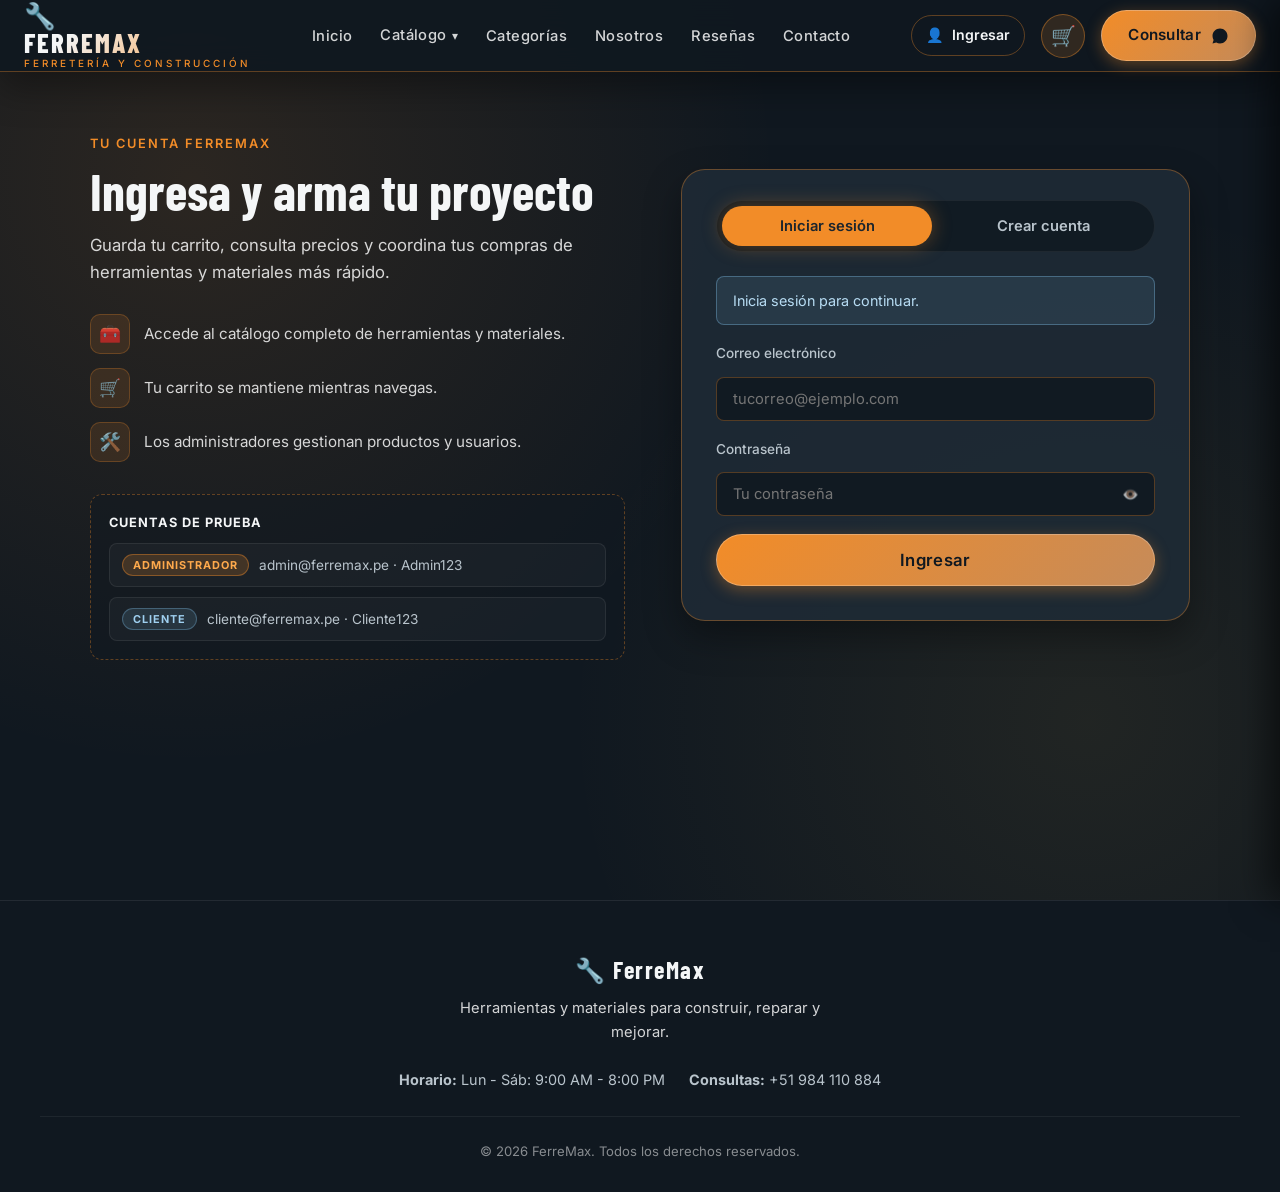
<file: Admin.html>
<!DOCTYPE html>
<html lang="es">

<head>
    <meta charset="UTF-8">
    <meta name="viewport" content="width=device-width, initial-scale=1.0">
    <title>Panel de administración | FerreMax</title>
    <meta name="description"
        content="Panel de administración de FerreMax: gestión de productos y usuarios.">

    <!-- Favicon -->
    <link rel="icon"
        href="data:image/svg+xml,<svg xmlns='http://www.w3.org/2000/svg' viewBox='0 0 100 100'><text y='.9em' font-size='90'>🔧</text></svg>">

    <!-- Google Fonts -->
    <link rel="preconnect" href="https://fonts.googleapis.com">
    <link rel="preconnect" href="https://fonts.gstatic.com" crossorigin>
    <link
        href="https://fonts.googleapis.com/css2?family=Barlow+Condensed:wght@600;700;800&family=Inter:wght@300;400;500;600;700&display=swap"
        rel="stylesheet">

    <!-- Hoja de Estilos -->
    <link rel="stylesheet" href="styles.css">
</head>


<body data-requiere-rol="admin">


    <!-- Header -->
    <header class="main-header scrolled" id="mainHeader">
        <div class="header-container">
            <a href="index.html" class="brand-logo" aria-label="FerreMax Inicio">
                <span class="logo-icon">🔧</span>
                <span class="logo-text">FerreMax</span>
                <span class="logo-tagline">FERRETERÍA Y CONSTRUCCIÓN</span>
            </a>

            <!-- Menú de Navegación -->
            <nav class="nav-menu" id="navMenu" aria-label="Navegación principal">
                <ul class="nav-list">
                    <li class="nav-item"><a href="index.html" class="nav-link">Inicio</a></li>

                    <!-- Dropdown Catálogo -->
                    <li class="nav-item dropdown">
                        <a href="Catalogo.html" class="nav-link dropdown-toggle">
                            Catálogo <span class="dropdown-arrow">▾</span>
                        </a>
                        <ul class="dropdown-menu">
                            <li><a href="Catalogo.html" class="dropdown-link">Ver Todo el Catálogo</a></li>
                            <li><a href="Ofertas_Catalogo.html" class="dropdown-link">Ofertas Especiales</a></li>
                            <li><a href="Proximos_Agregados.html" class="dropdown-link">Próximos Lanzamientos</a></li>
                        </ul>
                    </li>

                    <li class="nav-item"><a href="index.html#especialidades" class="nav-link">Categorías</a></li>
                    <li class="nav-item"><a href="index.html#nosotros" class="nav-link">Nosotros</a></li>
                    <li class="nav-item"><a href="Resenas.html" class="nav-link">Reseñas</a></li>
                    <li class="nav-item"><a href="Contacto.html" class="nav-link">Contacto</a></li>
                </ul>

                <!-- CTA Móvil -->
                <div class="mobile-cta-wrapper">
                    <a href="https://wa.me/51984110884?text=Hola%20FerreMax!%20Quiero%20consultar%20por%20un%20producto"
                        target="_blank" rel="noopener noreferrer" class="btn btn-primary btn-full">
                        <span>Consúltanos por WhatsApp</span>
                        <svg class="icon-whatsapp" width="18" height="18" viewBox="0 0 24 24" fill="currentColor">
                            <path
                                d="M12.031 6.172c-3.181 0-5.767 2.586-5.768 5.766-.001 1.298.38 2.27 1.019 3.287l-.582 2.128 2.182-.573c.978.58 1.911.928 3.145.929 3.178 0 5.767-2.587 5.768-5.766.001-3.187-2.575-5.77-5.764-5.771zm3.392 8.244c-.144.405-.837.774-1.17.824-.312.045-.694.076-2.029-.475-1.708-.704-2.813-2.457-2.899-2.572-.084-.116-.693-.924-.693-1.762 0-.838.438-1.25.594-1.423.156-.172.342-.216.456-.216.114 0 .228.001.328.006.105.006.246-.04.384.292.144.348.492 1.2.535 1.288.043.088.072.19.014.306-.058.116-.087.189-.173.29-.087.102-.183.228-.261.306-.088.087-.179.182-.077.357.102.174.453.748.972 1.21.669.596 1.233.781 1.408.868.174.088.276.073.379-.044.102-.116.438-.51.554-.685.116-.175.233-.146.39-.088.157.058.995.469 1.167.555.172.086.286.13.329.202.043.073.043.42-.101.825zM12 2C6.477 2 2 6.477 2 12c0 1.89.525 3.66 1.438 5.168L2 22l4.98-1.396C8.423 21.499 10.155 22 12 22c5.523 0 10-4.477 10-10S17.523 2 12 2z" />
                        </svg>
                    </a>
                </div>
            </nav>

            <div class="header-actions">
                <button class="cart-btn" id="cartBtn" aria-label="Ver carrito de compras" title="Carrito de Compras">
                    <span class="cart-icon">🛒</span>
                    <span class="cart-badge" id="cartBadge">0</span>
                </button>

                <a href="https://wa.me/51984110884?text=Hola%20FerreMax!%20Quiero%20consultar%20por%20un%20producto"
                    target="_blank" rel="noopener noreferrer" class="btn btn-primary" id="btnCtaDesktop">
                    <span>Consultar</span>
                    <svg class="icon-whatsapp" width="18" height="18" viewBox="0 0 24 24" fill="currentColor">
                        <path
                            d="M12.031 6.172c-3.181 0-5.767 2.586-5.768 5.766-.001 1.298.38 2.27 1.019 3.287l-.582 2.128 2.182-.573c.978.58 1.911.928 3.145.929 3.178 0 5.767-2.587 5.768-5.766.001-3.187-2.575-5.77-5.764-5.771zm3.392 8.244c-.144.405-.837.774-1.17.824-.312.045-.694.076-2.029-.475-1.708-.704-2.813-2.457-2.899-2.572-.084-.116-.693-.924-.693-1.762 0-.838.438-1.25.594-1.423.156-.172.342-.216.456-.216.114 0 .228.001.328.006.105.006.246-.04.384.292.144.348.492 1.2.535 1.288.043.088.072.19.014.306-.058.116-.087.189-.173.29-.087.102-.183.228-.261.306-.088.087-.179.182-.077.357.102.174.453.748.972 1.21.669.596 1.233.781 1.408.868.174.088.276.073.379-.044.102-.116.438-.51.554-.685.116-.175.233-.146.39-.088.157.058.995.469 1.167.555.172.086.286.13.329.202.043.073.043.42-.101.825zM12 2C6.477 2 2 6.477 2 12c0 1.89.525 3.66 1.438 5.168L2 22l4.98-1.396C8.423 21.499 10.155 22 12 22c5.523 0 10-4.477 10-10S17.523 2 12 2z" />
                    </svg>
                </a>

                <!-- Botón Hamburguesa Móvil -->
                <button class="hamburger-btn" id="hamburgerBtn" aria-label="Abrir menú de navegación"
                    aria-expanded="false" aria-controls="navMenu">
                    <span class="bar bar-1"></span>
                    <span class="bar bar-2"></span>
                    <span class="bar bar-3"></span>
                </button>
            </div>
        </div>
    </header>

    <!-- Overlay móvil -->
    <div class="menu-backdrop" id="menuBackdrop"></div>

    <!-- Contenido Principal Contacto -->

    <!-- Contenido Principal Admin -->
    <main class="admin-page">
        <section class="section-container">
            <div class="admin-header">
                <span class="section-badge">Panel de administración</span>
                <h1 class="section-heading">Hola, <span id="adminNombre">Administrador</span></h1>
                <p class="section-subheading">Gestiona el catálogo de la ferretería y las cuentas de usuarios.</p>
            </div>

            <!-- Resumen -->
            <div class="admin-stats">
                <div class="admin-stat">
                    <span class="admin-stat-icon">🧰</span>
                    <div><strong id="statProductos">0</strong><span>Productos</span></div>
                </div>
                <div class="admin-stat">
                    <span class="admin-stat-icon">🏷️</span>
                    <div><strong id="statCategorias">0</strong><span>Categorías</span></div>
                </div>
                <div class="admin-stat">
                    <span class="admin-stat-icon">👥</span>
                    <div><strong id="statUsuarios">0</strong><span>Usuarios</span></div>
                </div>
                <div class="admin-stat">
                    <span class="admin-stat-icon">🛠️</span>
                    <div><strong id="statAdmins">0</strong><span>Administradores</span></div>
                </div>
            </div>

            <div class="auth-alert" id="adminAlert" role="status" hidden></div>

            <!-- Gestión de Productos -->
            <div class="admin-panel">
                <div class="admin-panel-header">
                    <h2>Productos del catálogo</h2>
                    <button type="button" class="btn btn-outline" id="btnRestaurarCatalogo">Restaurar catálogo</button>
                </div>

                <form id="formProducto" class="styled-contact-form admin-form">
                    <input type="hidden" id="prodId">
                    <div class="form-row">
                        <div class="form-group">
                            <label for="prodNombre">Nombre del producto *</label>
                            <input type="text" id="prodNombre" placeholder="Ej. Taladro inalámbrico 20 V" required>
                        </div>
                        <div class="form-group">
                            <label for="prodCategoria">Categoría *</label>
                            <select id="prodCategoria" class="styled-select" required>
                                <option value="herramientas">Herramientas</option>
                                <option value="construccion">Construcción</option>
                                <option value="electricidad">Electricidad</option>
                                <option value="plomeria">Plomería</option>
                                <option value="pintura">Pintura</option>
                                <option value="seguridad">Seguridad</option>
                            </select>
                        </div>
                    </div>
                    <div class="form-row">
                        <div class="form-group">
                            <label for="prodPrecio">Precio (S/.) *</label>
                            <input type="number" id="prodPrecio" min="0.1" step="0.01" placeholder="Ej. 129.90" required>
                        </div>
                        <div class="form-group">
                            <label for="prodImagen">URL de imagen</label>
                            <input type="url" id="prodImagen" placeholder="https://...">
                        </div>
                    </div>
                    <div class="form-group">
                        <label for="prodDescripcion">Descripción *</label>
                        <textarea id="prodDescripcion" rows="2"
                            placeholder="Uso, medidas o características del producto" required></textarea>
                    </div>
                    <div class="admin-form-actions">
                        <button type="submit" class="btn btn-primary" id="btnGuardarProducto">Agregar producto</button>
                        <button type="button" class="btn btn-outline" id="btnCancelarEdicion" hidden>Cancelar
                            edición</button>
                    </div>
                </form>

                <div class="admin-table-wrapper">
                    <table class="admin-table">
                        <thead>
                            <tr>
                                <th>Producto</th>
                                <th>Categoría</th>
                                <th>Precio</th>
                                <th>Acciones</th>
                            </tr>
                        </thead>
                        <tbody id="tablaProductos"></tbody>
                    </table>
                </div>
            </div>

            <!-- Gestión de Usuarios -->
            <div class="admin-panel">
                <div class="admin-panel-header">
                    <h2>Usuarios registrados</h2>
                </div>
                <div class="admin-table-wrapper">
                    <table class="admin-table">
                        <thead>
                            <tr>
                                <th>Nombre</th>
                                <th>Correo</th>
                                <th>Rol</th>
                                <th>Acciones</th>
                            </tr>
                        </thead>
                        <tbody id="tablaUsuarios"></tbody>
                    </table>
                </div>
            </div>
        </section>
    </main>


    <!-- Footer -->
    <footer class="main-footer">
        <div class="footer-container">
            <div class="footer-brand">
                <div class="footer-logo"><span>🔧</span> FerreMax</div>
                <p>Herramientas y materiales para construir, reparar y mejorar.</p>
            </div>
            <div class="footer-info">
                <p><strong>Horario:</strong> Lun - Sáb: 9:00 AM - 8:00 PM</p>
                <p><strong>Consultas:</strong> +51 984 110 884</p>
            </div>
            <div class="footer-bottom">
                <p>&copy; 2026 FerreMax. Todos los derechos reservados.</p>
            </div>
        </div>
    </footer>

    <!-- Carrito de Compras Drawer / Modal -->
    <div class="cart-drawer-backdrop" id="cartBackdrop"></div>
    <aside class="cart-drawer" id="cartDrawer" aria-label="Carrito de compras" aria-hidden="true">
        <div class="cart-drawer-header">
            <h3><span>🔧</span> Tu carrito FerreMax</h3>
            <button class="cart-close-btn" id="cartCloseBtn" aria-label="Cerrar carrito">&times;</button>
        </div>
        <div class="cart-drawer-body" id="cartItemsList"></div>
        <div class="cart-drawer-footer">
            <div class="cart-total-row">
                <span>Total estimado:</span>
                <span class="cart-total-price" id="cartTotalPrice">S/. 0.00</span>
            </div>
            <button class="btn btn-primary btn-full" id="btnCheckoutCart">
                <span>Pagar en Pasarela Segura</span>
                <svg width="18" height="18" viewBox="0 0 24 24" fill="currentColor">
                    <path
                        d="M18 8h-1V6c0-2.76-2.24-5-5-5S7 3.24 7 6v2H6c-1.1 0-2 .9-2 2v10c0 1.1.9 2 2 2h12c1.1 0 2-.9 2-2V10c0-1.1-.9-2-2-2zm-6 9c-1.1 0-2-.9-2-2s.9-2 2-2 2 .9 2 2-.9 2-2 2zm3.1-9H8.9V6c0-1.71 1.39-3.1 3.1-3.1 1.71 0 3.1 1.39 3.1 3.1v2z" />
                </svg>
            </button>
            <button class="btn btn-cart-whatsapp btn-full" id="btnCheckoutWhatsApp">
                <span>O consultar por WhatsApp</span>
                <svg class="icon-whatsapp" width="18" height="18" viewBox="0 0 24 24" fill="currentColor">
                    <path
                        d="M12.031 6.172c-3.181 0-5.767 2.586-5.768 5.766-.001 1.298.38 2.27 1.019 3.287l-.582 2.128 2.182-.573c.978.58 1.911.928 3.145.929 3.178 0 5.767-2.587 5.768-5.766.001-3.187-2.575-5.77-5.764-5.771zm3.392 8.244c-.144.405-.837.774-1.17.824-.312.045-.694.076-2.029-.475-1.708-.704-2.813-2.457-2.899-2.572-.084-.116-.693-.924-.693-1.762 0-.838.438-1.25.594-1.423.156-.172.342-.216.456-.216.114 0 .228.001.328.006.105.006.246-.04.384.292.144.348.492 1.2.535 1.288.043.088.072.19.014.306-.058.116-.087.189-.173.29-.087.102-.183.228-.261.306-.088.087-.179.182-.077.357.102.174.453.748.972 1.21.669.596 1.233.781 1.408.868.174.088.276.073.379-.044.102-.116.438-.51.554-.685.116-.175.233-.146.39-.088.157.058.995.469 1.167.555.172.086.286.13.329.202.043.073.043.42-.101.825zM12 2C6.477 2 2 6.477 2 12c0 1.89.525 3.66 1.438 5.168L2 22l4.98-1.396C8.423 21.499 10.155 22 12 22c5.523 0 10-4.477 10-10S17.523 2 12 2z" />
                </svg>
            </button>
        </div>
    </aside>

    <script src="auth.js"></script>
    <script src="script.js"></script>
    <script src="admin.js"></script>
</body>

</html>
</file>
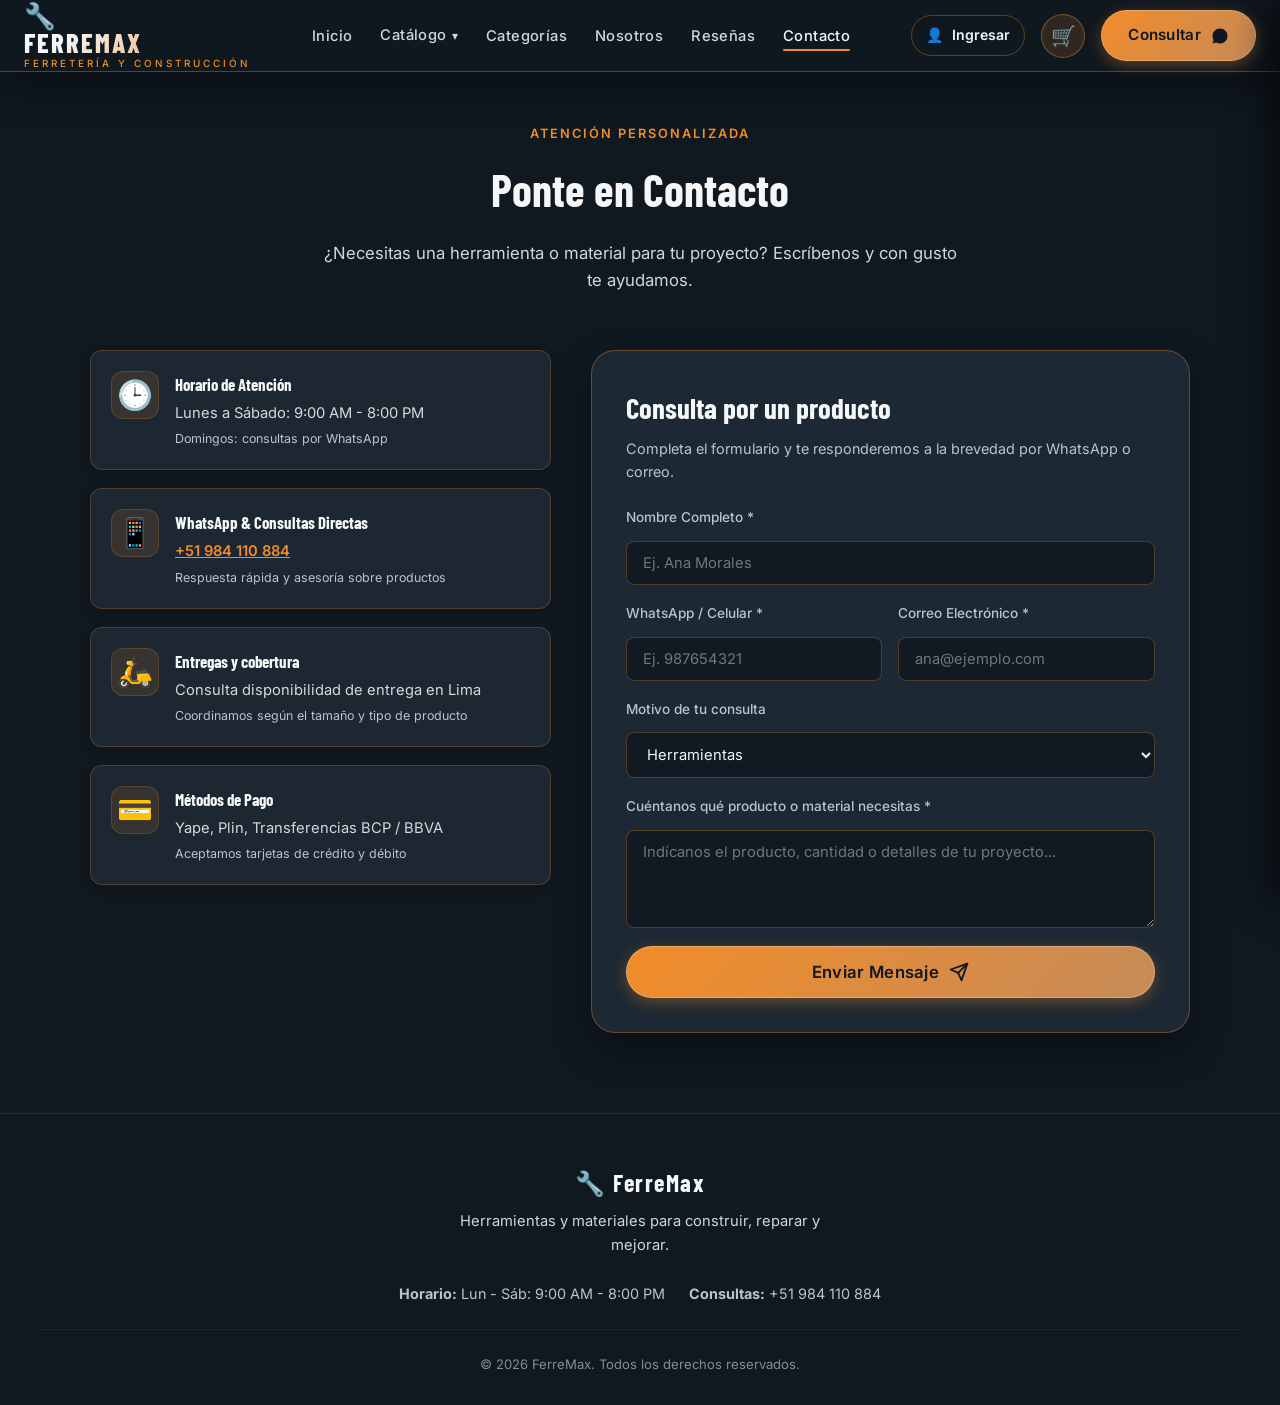
<file: Contacto.html>
<!DOCTYPE html>
<html lang="es">

<head>
    <meta charset="UTF-8">
    <meta name="viewport" content="width=device-width, initial-scale=1.0">
    <title>Contacto | FerreMax</title>
    <meta name="description"
        content="Contacta con FerreMax para consultar por herramientas y materiales para tus proyectos.">

    <!-- Favicon -->
    <link rel="icon"
        href="data:image/svg+xml,<svg xmlns='http://www.w3.org/2000/svg' viewBox='0 0 100 100'><text y='.9em' font-size='90'>🔧</text></svg>">

    <!-- Google Fonts -->
    <link rel="preconnect" href="https://fonts.googleapis.com">
    <link rel="preconnect" href="https://fonts.gstatic.com" crossorigin>
    <link
        href="https://fonts.googleapis.com/css2?family=Barlow+Condensed:wght@600;700;800&family=Inter:wght@300;400;500;600;700&display=swap"
        rel="stylesheet">

    <!-- Hoja de Estilos -->
    <link rel="stylesheet" href="styles.css">
</head>

<body>

    <!-- Header -->
    <header class="main-header scrolled" id="mainHeader">
        <div class="header-container">
            <a href="index.html" class="brand-logo" aria-label="FerreMax Inicio">
                <span class="logo-icon">🔧</span>
                <span class="logo-text">FerreMax</span>
                <span class="logo-tagline">FERRETERÍA Y CONSTRUCCIÓN</span>
            </a>

            <!-- Menú de Navegación -->
            <nav class="nav-menu" id="navMenu" aria-label="Navegación principal">
                <ul class="nav-list">
                    <li class="nav-item"><a href="index.html" class="nav-link">Inicio</a></li>

                    <!-- Dropdown Catálogo -->
                    <li class="nav-item dropdown">
                        <a href="Catalogo.html" class="nav-link dropdown-toggle">
                            Catálogo <span class="dropdown-arrow">▾</span>
                        </a>
                        <ul class="dropdown-menu">
                            <li><a href="Catalogo.html" class="dropdown-link">Ver Todo el Catálogo</a></li>
                            <li><a href="Ofertas_Catalogo.html" class="dropdown-link">Ofertas Especiales</a></li>
                            <li><a href="Proximos_Agregados.html" class="dropdown-link">Próximos Lanzamientos</a></li>
                        </ul>
                    </li>

                    <li class="nav-item"><a href="index.html#especialidades" class="nav-link">Categorías</a></li>
                    <li class="nav-item"><a href="index.html#nosotros" class="nav-link">Nosotros</a></li>
                    <li class="nav-item"><a href="Resenas.html" class="nav-link">Reseñas</a></li>
                    <li class="nav-item"><a href="Contacto.html" class="nav-link active">Contacto</a></li>
                </ul>

                <!-- CTA Móvil -->
                <div class="mobile-cta-wrapper">
                    <a href="https://wa.me/51984110884?text=Hola%20FerreMax!%20Quiero%20consultar%20por%20un%20producto"
                        target="_blank" rel="noopener noreferrer" class="btn btn-primary btn-full">
                        <span>Consúltanos por WhatsApp</span>
                        <svg class="icon-whatsapp" width="18" height="18" viewBox="0 0 24 24" fill="currentColor">
                            <path
                                d="M12.031 6.172c-3.181 0-5.767 2.586-5.768 5.766-.001 1.298.38 2.27 1.019 3.287l-.582 2.128 2.182-.573c.978.58 1.911.928 3.145.929 3.178 0 5.767-2.587 5.768-5.766.001-3.187-2.575-5.77-5.764-5.771zm3.392 8.244c-.144.405-.837.774-1.17.824-.312.045-.694.076-2.029-.475-1.708-.704-2.813-2.457-2.899-2.572-.084-.116-.693-.924-.693-1.762 0-.838.438-1.25.594-1.423.156-.172.342-.216.456-.216.114 0 .228.001.328.006.105.006.246-.04.384.292.144.348.492 1.2.535 1.288.043.088.072.19.014.306-.058.116-.087.189-.173.29-.087.102-.183.228-.261.306-.088.087-.179.182-.077.357.102.174.453.748.972 1.21.669.596 1.233.781 1.408.868.174.088.276.073.379-.044.102-.116.438-.51.554-.685.116-.175.233-.146.39-.088.157.058.995.469 1.167.555.172.086.286.13.329.202.043.073.043.42-.101.825zM12 2C6.477 2 2 6.477 2 12c0 1.89.525 3.66 1.438 5.168L2 22l4.98-1.396C8.423 21.499 10.155 22 12 22c5.523 0 10-4.477 10-10S17.523 2 12 2z" />
                        </svg>
                    </a>
                </div>
            </nav>

            <div class="header-actions">
                <button class="cart-btn" id="cartBtn" aria-label="Ver carrito de compras" title="Carrito de Compras">
                    <span class="cart-icon">🛒</span>
                    <span class="cart-badge" id="cartBadge">0</span>
                </button>

                <a href="https://wa.me/51984110884?text=Hola%20FerreMax!%20Quiero%20consultar%20por%20un%20producto"
                    target="_blank" rel="noopener noreferrer" class="btn btn-primary" id="btnCtaDesktop">
                    <span>Consultar</span>
                    <svg class="icon-whatsapp" width="18" height="18" viewBox="0 0 24 24" fill="currentColor">
                        <path
                            d="M12.031 6.172c-3.181 0-5.767 2.586-5.768 5.766-.001 1.298.38 2.27 1.019 3.287l-.582 2.128 2.182-.573c.978.58 1.911.928 3.145.929 3.178 0 5.767-2.587 5.768-5.766.001-3.187-2.575-5.77-5.764-5.771zm3.392 8.244c-.144.405-.837.774-1.17.824-.312.045-.694.076-2.029-.475-1.708-.704-2.813-2.457-2.899-2.572-.084-.116-.693-.924-.693-1.762 0-.838.438-1.25.594-1.423.156-.172.342-.216.456-.216.114 0 .228.001.328.006.105.006.246-.04.384.292.144.348.492 1.2.535 1.288.043.088.072.19.014.306-.058.116-.087.189-.173.29-.087.102-.183.228-.261.306-.088.087-.179.182-.077.357.102.174.453.748.972 1.21.669.596 1.233.781 1.408.868.174.088.276.073.379-.044.102-.116.438-.51.554-.685.116-.175.233-.146.39-.088.157.058.995.469 1.167.555.172.086.286.13.329.202.043.073.043.42-.101.825zM12 2C6.477 2 2 6.477 2 12c0 1.89.525 3.66 1.438 5.168L2 22l4.98-1.396C8.423 21.499 10.155 22 12 22c5.523 0 10-4.477 10-10S17.523 2 12 2z" />
                    </svg>
                </a>

                <!-- Botón Hamburguesa Móvil -->
                <button class="hamburger-btn" id="hamburgerBtn" aria-label="Abrir menú de navegación"
                    aria-expanded="false" aria-controls="navMenu">
                    <span class="bar bar-1"></span>
                    <span class="bar bar-2"></span>
                    <span class="bar bar-3"></span>
                </button>
            </div>
        </div>
    </header>

    <!-- Overlay móvil -->
    <div class="menu-backdrop" id="menuBackdrop"></div>

    <!-- Contenido Principal Contacto -->
    <main style="padding-top: 120px; padding-bottom: 80px;">
        <section class="section-container">
            <div class="section-header">
                <span class="section-badge">Atención Personalizada</span>
                <h1 class="section-heading">Ponte en Contacto</h1>
                <p class="section-subheading">¿Necesitas una herramienta o material para tu proyecto? Escríbenos y con gusto te ayudamos.</p>
            </div>

            <div class="contact-page-grid">
                <!-- Tarjetas de Información -->
                <div class="contact-cards-col">
                    <div class="contact-info-card">
                        <div class="contact-icon-wrapper">🕒</div>
                        <div>
                            <h3>Horario de Atención</h3>
                            <p>Lunes a Sábado: 9:00 AM - 8:00 PM</p>
                            <span class="contact-subtext">Domingos: consultas por WhatsApp</span>
                        </div>
                    </div>

                    <div class="contact-info-card">
                        <div class="contact-icon-wrapper">📱</div>
                        <div>
                            <h3>WhatsApp & Consultas Directas</h3>
                            <p><a href="https://wa.me/51984110884" target="_blank" rel="noopener noreferrer">+51 984 110
                                    884</a></p>
                            <span class="contact-subtext">Respuesta rápida y asesoría sobre productos</span>
                        </div>
                    </div>

                    <div class="contact-info-card">
                        <div class="contact-icon-wrapper">🛵</div>
                        <div>
                            <h3>Entregas y cobertura</h3>
                            <p>Consulta disponibilidad de entrega en Lima</p>
                            <span class="contact-subtext">Coordinamos según el tamaño y tipo de producto</span>
                        </div>
                    </div>

                    <div class="contact-info-card">
                        <div class="contact-icon-wrapper">💳</div>
                        <div>
                            <h3>Métodos de Pago</h3>
                            <p>Yape, Plin, Transferencias BCP / BBVA</p>
                            <span class="contact-subtext">Aceptamos tarjetas de crédito y débito</span>
                        </div>
                    </div>
                </div>

                <!-- Formulario Boutique -->
                <div class="contact-form-wrapper">
                    <h2>Consulta por un producto</h2>
                    <p class="form-desc">Completa el formulario y te responderemos a la brevedad por WhatsApp o correo.
                    </p>

                    <form id="formContactoPage" class="styled-contact-form">
                        <div class="form-group">
                            <label for="nombre">Nombre Completo *</label>
                            <input type="text" id="nombre" placeholder="Ej. Ana Morales" required>
                        </div>

                        <div class="form-row">
                            <div class="form-group">
                                <label for="telefono">WhatsApp / Celular *</label>
                                <input type="tel" id="telefono" placeholder="Ej. 987654321" required>
                            </div>
                            <div class="form-group">
                                <label for="correo">Correo Electrónico *</label>
                                <input type="email" id="correo" placeholder="ana@ejemplo.com" required>
                            </div>
                        </div>

                        <div class="form-group">
                            <label for="motivo">Motivo de tu consulta</label>
                            <select id="motivo" class="styled-select">
                                <option value="Herramientas">Herramientas</option>
                                <option value="Materiales de construcción">Materiales de construcción</option>
                                <option value="Electricidad o plomería">Electricidad o plomería</option>
                                <option value="Consulta de entrega">Consulta de entrega</option>
                                <option value="Otro">Otro requerimiento</option>
                            </select>
                        </div>

                        <div class="form-group">
                            <label for="mensaje">Cuéntanos qué producto o material necesitas *</label>
                            <textarea id="mensaje" rows="4"
                                placeholder="Indícanos el producto, cantidad o detalles de tu proyecto..."
                                required></textarea>
                        </div>

                        <button type="submit" class="btn btn-primary btn-large btn-full">
                            <span>Enviar Mensaje</span>
                            <svg width="20" height="20" viewBox="0 0 24 24" fill="none" stroke="currentColor"
                                stroke-width="2.2" stroke-linecap="round" stroke-linejoin="round">
                                <line x1="22" y1="2" x2="11" y2="13"></line>
                                <polygon points="22 2 15 22 11 13 2 9 22 2"></polygon>
                            </svg>
                        </button>
                    </form>

                    <div id="mensajeExito" class="form-alert-success" style="display: none;">
                        <span>🎉 ¡Mensaje recibido con éxito! Nos comunicaremos contigo en breve para coordinar los
                            detalles.</span>
                    </div>
                </div>
            </div>
        </section>
    </main>

    <!-- Footer -->
    <footer class="main-footer">
        <div class="footer-container">
            <div class="footer-brand">
                <div class="footer-logo"><span>🔧</span> FerreMax</div>
                <p>Herramientas y materiales para construir, reparar y mejorar.</p>
            </div>
            <div class="footer-info">
                <p><strong>Horario:</strong> Lun - Sáb: 9:00 AM - 8:00 PM</p>
                <p><strong>Consultas:</strong> +51 984 110 884</p>
            </div>
            <div class="footer-bottom">
                <p>&copy; 2026 FerreMax. Todos los derechos reservados.</p>
            </div>
        </div>
    </footer>

    <!-- Carrito de Compras Drawer / Modal -->
    <div class="cart-drawer-backdrop" id="cartBackdrop"></div>
    <aside class="cart-drawer" id="cartDrawer" aria-label="Carrito de compras" aria-hidden="true">
        <div class="cart-drawer-header">
            <h3><span>🔧</span> Tu carrito FerreMax</h3>
            <button class="cart-close-btn" id="cartCloseBtn" aria-label="Cerrar carrito">&times;</button>
        </div>
        <div class="cart-drawer-body" id="cartItemsList"></div>
        <div class="cart-drawer-footer">
            <div class="cart-total-row">
                <span>Total estimado:</span>
                <span class="cart-total-price" id="cartTotalPrice">S/. 0.00</span>
            </div>
            <button class="btn btn-primary btn-full" id="btnCheckoutCart">
                <span>Pagar en Pasarela Segura</span>
                <svg width="18" height="18" viewBox="0 0 24 24" fill="currentColor">
                    <path
                        d="M18 8h-1V6c0-2.76-2.24-5-5-5S7 3.24 7 6v2H6c-1.1 0-2 .9-2 2v10c0 1.1.9 2 2 2h12c1.1 0 2-.9 2-2V10c0-1.1-.9-2-2-2zm-6 9c-1.1 0-2-.9-2-2s.9-2 2-2 2 .9 2 2-.9 2-2 2zm3.1-9H8.9V6c0-1.71 1.39-3.1 3.1-3.1 1.71 0 3.1 1.39 3.1 3.1v2z" />
                </svg>
            </button>
            <button class="btn btn-cart-whatsapp btn-full" id="btnCheckoutWhatsApp">
                <span>O consultar por WhatsApp</span>
                <svg class="icon-whatsapp" width="18" height="18" viewBox="0 0 24 24" fill="currentColor">
                    <path
                        d="M12.031 6.172c-3.181 0-5.767 2.586-5.768 5.766-.001 1.298.38 2.27 1.019 3.287l-.582 2.128 2.182-.573c.978.58 1.911.928 3.145.929 3.178 0 5.767-2.587 5.768-5.766.001-3.187-2.575-5.77-5.764-5.771zm3.392 8.244c-.144.405-.837.774-1.17.824-.312.045-.694.076-2.029-.475-1.708-.704-2.813-2.457-2.899-2.572-.084-.116-.693-.924-.693-1.762 0-.838.438-1.25.594-1.423.156-.172.342-.216.456-.216.114 0 .228.001.328.006.105.006.246-.04.384.292.144.348.492 1.2.535 1.288.043.088.072.19.014.306-.058.116-.087.189-.173.29-.087.102-.183.228-.261.306-.088.087-.179.182-.077.357.102.174.453.748.972 1.21.669.596 1.233.781 1.408.868.174.088.276.073.379-.044.102-.116.438-.51.554-.685.116-.175.233-.146.39-.088.157.058.995.469 1.167.555.172.086.286.13.329.202.043.073.043.42-.101.825zM12 2C6.477 2 2 6.477 2 12c0 1.89.525 3.66 1.438 5.168L2 22l4.98-1.396C8.423 21.499 10.155 22 12 22c5.523 0 10-4.477 10-10S17.523 2 12 2z" />
                </svg>
            </button>
        </div>
    </aside>

    <script src="auth.js"></script>
    <script src="script.js"></script>
</body>

</html>
</file>
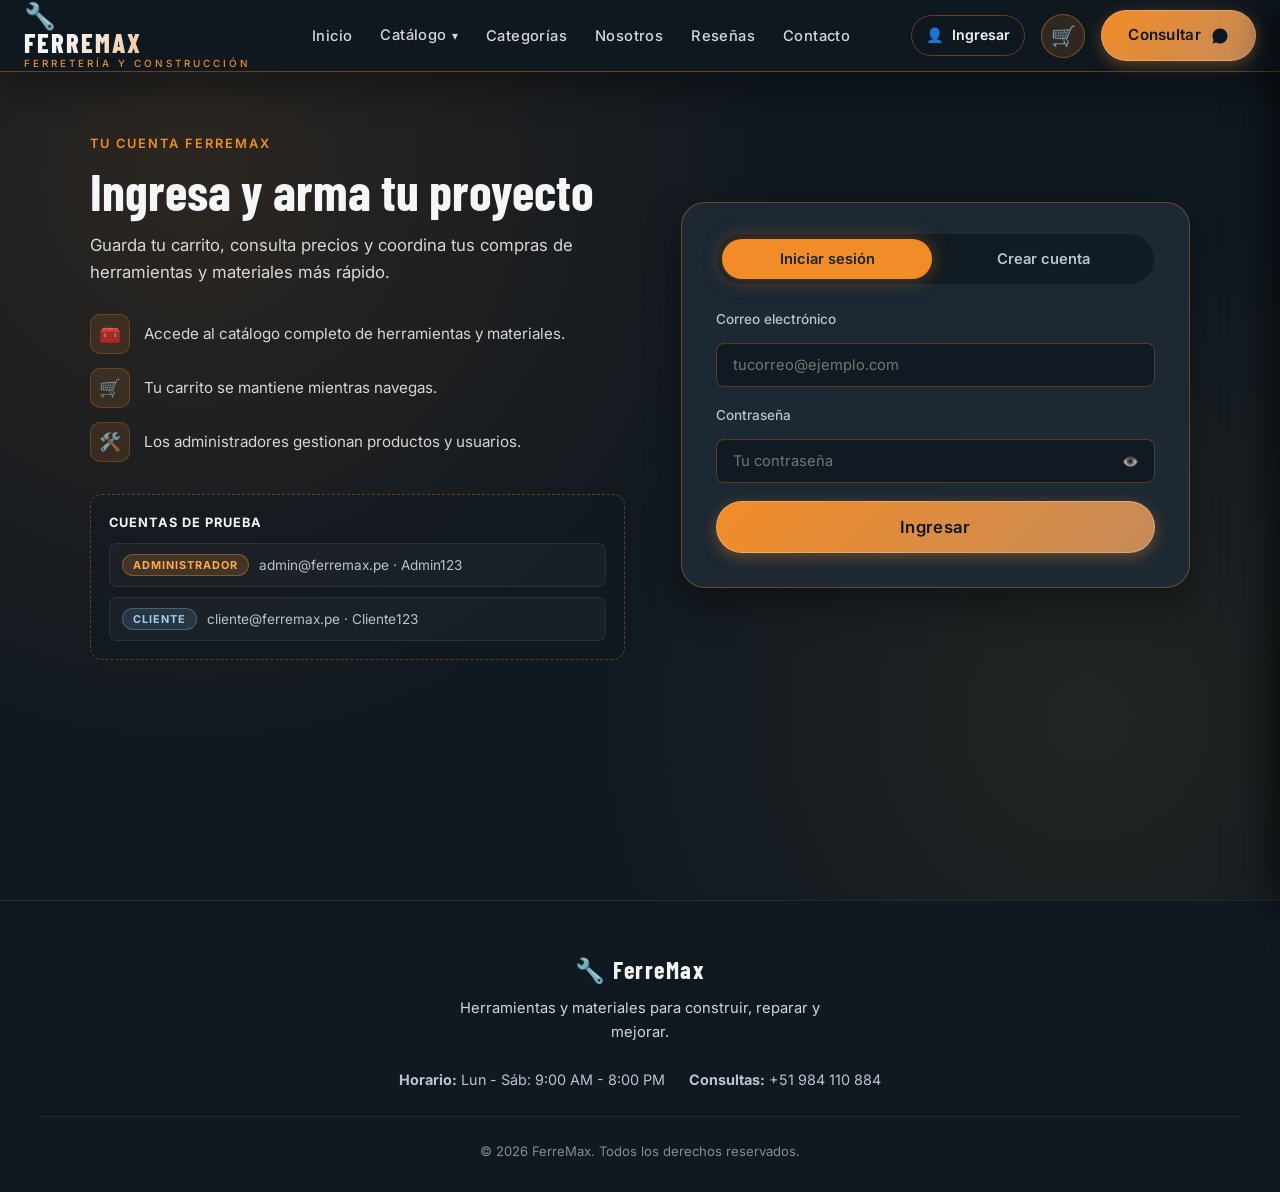
<file: Login.html>
<!DOCTYPE html>
<html lang="es">

<head>
    <meta charset="UTF-8">
    <meta name="viewport" content="width=device-width, initial-scale=1.0">
    <title>Iniciar sesión | FerreMax</title>
    <meta name="description"
        content="Ingresa a tu cuenta FerreMax como cliente o administrador.">

    <!-- Favicon -->
    <link rel="icon"
        href="data:image/svg+xml,<svg xmlns='http://www.w3.org/2000/svg' viewBox='0 0 100 100'><text y='.9em' font-size='90'>🔧</text></svg>">

    <!-- Google Fonts -->
    <link rel="preconnect" href="https://fonts.googleapis.com">
    <link rel="preconnect" href="https://fonts.gstatic.com" crossorigin>
    <link
        href="https://fonts.googleapis.com/css2?family=Barlow+Condensed:wght@600;700;800&family=Inter:wght@300;400;500;600;700&display=swap"
        rel="stylesheet">

    <!-- Hoja de Estilos -->
    <link rel="stylesheet" href="styles.css">
</head>


<body>


    <!-- Header -->
    <header class="main-header scrolled" id="mainHeader">
        <div class="header-container">
            <a href="index.html" class="brand-logo" aria-label="FerreMax Inicio">
                <span class="logo-icon">🔧</span>
                <span class="logo-text">FerreMax</span>
                <span class="logo-tagline">FERRETERÍA Y CONSTRUCCIÓN</span>
            </a>

            <!-- Menú de Navegación -->
            <nav class="nav-menu" id="navMenu" aria-label="Navegación principal">
                <ul class="nav-list">
                    <li class="nav-item"><a href="index.html" class="nav-link">Inicio</a></li>

                    <!-- Dropdown Catálogo -->
                    <li class="nav-item dropdown">
                        <a href="Catalogo.html" class="nav-link dropdown-toggle">
                            Catálogo <span class="dropdown-arrow">▾</span>
                        </a>
                        <ul class="dropdown-menu">
                            <li><a href="Catalogo.html" class="dropdown-link">Ver Todo el Catálogo</a></li>
                            <li><a href="Ofertas_Catalogo.html" class="dropdown-link">Ofertas Especiales</a></li>
                            <li><a href="Proximos_Agregados.html" class="dropdown-link">Próximos Lanzamientos</a></li>
                        </ul>
                    </li>

                    <li class="nav-item"><a href="index.html#especialidades" class="nav-link">Categorías</a></li>
                    <li class="nav-item"><a href="index.html#nosotros" class="nav-link">Nosotros</a></li>
                    <li class="nav-item"><a href="Resenas.html" class="nav-link">Reseñas</a></li>
                    <li class="nav-item"><a href="Contacto.html" class="nav-link">Contacto</a></li>
                </ul>

                <!-- CTA Móvil -->
                <div class="mobile-cta-wrapper">
                    <a href="https://wa.me/51984110884?text=Hola%20FerreMax!%20Quiero%20consultar%20por%20un%20producto"
                        target="_blank" rel="noopener noreferrer" class="btn btn-primary btn-full">
                        <span>Consúltanos por WhatsApp</span>
                        <svg class="icon-whatsapp" width="18" height="18" viewBox="0 0 24 24" fill="currentColor">
                            <path
                                d="M12.031 6.172c-3.181 0-5.767 2.586-5.768 5.766-.001 1.298.38 2.27 1.019 3.287l-.582 2.128 2.182-.573c.978.58 1.911.928 3.145.929 3.178 0 5.767-2.587 5.768-5.766.001-3.187-2.575-5.77-5.764-5.771zm3.392 8.244c-.144.405-.837.774-1.17.824-.312.045-.694.076-2.029-.475-1.708-.704-2.813-2.457-2.899-2.572-.084-.116-.693-.924-.693-1.762 0-.838.438-1.25.594-1.423.156-.172.342-.216.456-.216.114 0 .228.001.328.006.105.006.246-.04.384.292.144.348.492 1.2.535 1.288.043.088.072.19.014.306-.058.116-.087.189-.173.29-.087.102-.183.228-.261.306-.088.087-.179.182-.077.357.102.174.453.748.972 1.21.669.596 1.233.781 1.408.868.174.088.276.073.379-.044.102-.116.438-.51.554-.685.116-.175.233-.146.39-.088.157.058.995.469 1.167.555.172.086.286.13.329.202.043.073.043.42-.101.825zM12 2C6.477 2 2 6.477 2 12c0 1.89.525 3.66 1.438 5.168L2 22l4.98-1.396C8.423 21.499 10.155 22 12 22c5.523 0 10-4.477 10-10S17.523 2 12 2z" />
                        </svg>
                    </a>
                </div>
            </nav>

            <div class="header-actions">
                <button class="cart-btn" id="cartBtn" aria-label="Ver carrito de compras" title="Carrito de Compras">
                    <span class="cart-icon">🛒</span>
                    <span class="cart-badge" id="cartBadge">0</span>
                </button>

                <a href="https://wa.me/51984110884?text=Hola%20FerreMax!%20Quiero%20consultar%20por%20un%20producto"
                    target="_blank" rel="noopener noreferrer" class="btn btn-primary" id="btnCtaDesktop">
                    <span>Consultar</span>
                    <svg class="icon-whatsapp" width="18" height="18" viewBox="0 0 24 24" fill="currentColor">
                        <path
                            d="M12.031 6.172c-3.181 0-5.767 2.586-5.768 5.766-.001 1.298.38 2.27 1.019 3.287l-.582 2.128 2.182-.573c.978.58 1.911.928 3.145.929 3.178 0 5.767-2.587 5.768-5.766.001-3.187-2.575-5.77-5.764-5.771zm3.392 8.244c-.144.405-.837.774-1.17.824-.312.045-.694.076-2.029-.475-1.708-.704-2.813-2.457-2.899-2.572-.084-.116-.693-.924-.693-1.762 0-.838.438-1.25.594-1.423.156-.172.342-.216.456-.216.114 0 .228.001.328.006.105.006.246-.04.384.292.144.348.492 1.2.535 1.288.043.088.072.19.014.306-.058.116-.087.189-.173.29-.087.102-.183.228-.261.306-.088.087-.179.182-.077.357.102.174.453.748.972 1.21.669.596 1.233.781 1.408.868.174.088.276.073.379-.044.102-.116.438-.51.554-.685.116-.175.233-.146.39-.088.157.058.995.469 1.167.555.172.086.286.13.329.202.043.073.043.42-.101.825zM12 2C6.477 2 2 6.477 2 12c0 1.89.525 3.66 1.438 5.168L2 22l4.98-1.396C8.423 21.499 10.155 22 12 22c5.523 0 10-4.477 10-10S17.523 2 12 2z" />
                    </svg>
                </a>

                <!-- Botón Hamburguesa Móvil -->
                <button class="hamburger-btn" id="hamburgerBtn" aria-label="Abrir menú de navegación"
                    aria-expanded="false" aria-controls="navMenu">
                    <span class="bar bar-1"></span>
                    <span class="bar bar-2"></span>
                    <span class="bar bar-3"></span>
                </button>
            </div>
        </div>
    </header>

    <!-- Overlay móvil -->
    <div class="menu-backdrop" id="menuBackdrop"></div>

    <!-- Contenido Principal Contacto -->

    <!-- Contenido Principal Login -->
    <main class="auth-page">
        <section class="auth-layout">
            <!-- Panel informativo -->
            <div class="auth-aside">
                <span class="section-badge">Tu cuenta FerreMax</span>
                <h1 class="section-heading">Ingresa y arma tu proyecto</h1>
                <p class="section-subheading">Guarda tu carrito, consulta precios y coordina tus compras de
                    herramientas y materiales más rápido.</p>
                <ul class="auth-benefits">
                    <li><span>🧰</span> Accede al catálogo completo de herramientas y materiales.</li>
                    <li><span>🛒</span> Tu carrito se mantiene mientras navegas.</li>
                    <li><span>🛠️</span> Los administradores gestionan productos y usuarios.</li>
                </ul>

                <div class="auth-demo">
                    <strong>Cuentas de prueba</strong>
                    <button type="button" class="auth-demo-btn" data-email="admin@ferremax.pe" data-pass="Admin123">
                        <span class="role-badge role-admin">Administrador</span> admin@ferremax.pe · Admin123
                    </button>
                    <button type="button" class="auth-demo-btn" data-email="cliente@ferremax.pe" data-pass="Cliente123">
                        <span class="role-badge role-cliente">Cliente</span> cliente@ferremax.pe · Cliente123
                    </button>
                </div>
            </div>

            <!-- Tarjeta de formularios -->
            <div class="contact-form-wrapper auth-card">
                <div class="auth-tabs" role="tablist">
                    <button type="button" class="auth-tab active" id="tabLogin" role="tab" aria-selected="true"
                        aria-controls="formLogin">Iniciar sesión</button>
                    <button type="button" class="auth-tab" id="tabRegistro" role="tab" aria-selected="false"
                        aria-controls="formRegistro">Crear cuenta</button>
                </div>

                <div class="auth-alert" id="authAlert" role="alert" hidden></div>

                <!-- Formulario de Inicio de Sesión -->
                <form id="formLogin" class="styled-contact-form" novalidate>
                    <div class="form-group">
                        <label for="loginEmail">Correo electrónico</label>
                        <input type="email" id="loginEmail" placeholder="tucorreo@ejemplo.com" autocomplete="username"
                            required>
                    </div>
                    <div class="form-group">
                        <label for="loginPassword">Contraseña</label>
                        <div class="password-field">
                            <input type="password" id="loginPassword" placeholder="Tu contraseña"
                                autocomplete="current-password" required>
                            <button type="button" class="toggle-password" aria-label="Mostrar contraseña">👁️</button>
                        </div>
                    </div>
                    <button type="submit" class="btn btn-primary btn-large btn-full">
                        <span>Ingresar</span>
                    </button>
                </form>

                <!-- Formulario de Registro -->
                <form id="formRegistro" class="styled-contact-form" novalidate hidden>
                    <div class="form-group">
                        <label for="regNombre">Nombre completo</label>
                        <input type="text" id="regNombre" placeholder="Ej. Carlos Ramírez" autocomplete="name" required>
                    </div>
                    <div class="form-group">
                        <label for="regEmail">Correo electrónico</label>
                        <input type="email" id="regEmail" placeholder="tucorreo@ejemplo.com" autocomplete="email"
                            required>
                    </div>
                    <div class="form-row">
                        <div class="form-group">
                            <label for="regPassword">Contraseña</label>
                            <input type="password" id="regPassword" placeholder="Mín. 6, letras y números"
                                autocomplete="new-password" required>
                        </div>
                        <div class="form-group">
                            <label for="regPassword2">Repite la contraseña</label>
                            <input type="password" id="regPassword2" placeholder="Repite tu contraseña"
                                autocomplete="new-password" required>
                        </div>
                    </div>
                    <p class="auth-note">Las cuentas nuevas se crean como <strong>cliente</strong>. Un administrador
                        puede asignar otros roles.</p>
                    <button type="submit" class="btn btn-primary btn-large btn-full">
                        <span>Crear cuenta</span>
                    </button>
                </form>
            </div>
        </section>
    </main>


    <!-- Footer -->
    <footer class="main-footer">
        <div class="footer-container">
            <div class="footer-brand">
                <div class="footer-logo"><span>🔧</span> FerreMax</div>
                <p>Herramientas y materiales para construir, reparar y mejorar.</p>
            </div>
            <div class="footer-info">
                <p><strong>Horario:</strong> Lun - Sáb: 9:00 AM - 8:00 PM</p>
                <p><strong>Consultas:</strong> +51 984 110 884</p>
            </div>
            <div class="footer-bottom">
                <p>&copy; 2026 FerreMax. Todos los derechos reservados.</p>
            </div>
        </div>
    </footer>

    <!-- Carrito de Compras Drawer / Modal -->
    <div class="cart-drawer-backdrop" id="cartBackdrop"></div>
    <aside class="cart-drawer" id="cartDrawer" aria-label="Carrito de compras" aria-hidden="true">
        <div class="cart-drawer-header">
            <h3><span>🔧</span> Tu carrito FerreMax</h3>
            <button class="cart-close-btn" id="cartCloseBtn" aria-label="Cerrar carrito">&times;</button>
        </div>
        <div class="cart-drawer-body" id="cartItemsList"></div>
        <div class="cart-drawer-footer">
            <div class="cart-total-row">
                <span>Total estimado:</span>
                <span class="cart-total-price" id="cartTotalPrice">S/. 0.00</span>
            </div>
            <button class="btn btn-primary btn-full" id="btnCheckoutCart">
                <span>Pagar en Pasarela Segura</span>
                <svg width="18" height="18" viewBox="0 0 24 24" fill="currentColor">
                    <path
                        d="M18 8h-1V6c0-2.76-2.24-5-5-5S7 3.24 7 6v2H6c-1.1 0-2 .9-2 2v10c0 1.1.9 2 2 2h12c1.1 0 2-.9 2-2V10c0-1.1-.9-2-2-2zm-6 9c-1.1 0-2-.9-2-2s.9-2 2-2 2 .9 2 2-.9 2-2 2zm3.1-9H8.9V6c0-1.71 1.39-3.1 3.1-3.1 1.71 0 3.1 1.39 3.1 3.1v2z" />
                </svg>
            </button>
            <button class="btn btn-cart-whatsapp btn-full" id="btnCheckoutWhatsApp">
                <span>O consultar por WhatsApp</span>
                <svg class="icon-whatsapp" width="18" height="18" viewBox="0 0 24 24" fill="currentColor">
                    <path
                        d="M12.031 6.172c-3.181 0-5.767 2.586-5.768 5.766-.001 1.298.38 2.27 1.019 3.287l-.582 2.128 2.182-.573c.978.58 1.911.928 3.145.929 3.178 0 5.767-2.587 5.768-5.766.001-3.187-2.575-5.77-5.764-5.771zm3.392 8.244c-.144.405-.837.774-1.17.824-.312.045-.694.076-2.029-.475-1.708-.704-2.813-2.457-2.899-2.572-.084-.116-.693-.924-.693-1.762 0-.838.438-1.25.594-1.423.156-.172.342-.216.456-.216.114 0 .228.001.328.006.105.006.246-.04.384.292.144.348.492 1.2.535 1.288.043.088.072.19.014.306-.058.116-.087.189-.173.29-.087.102-.183.228-.261.306-.088.087-.179.182-.077.357.102.174.453.748.972 1.21.669.596 1.233.781 1.408.868.174.088.276.073.379-.044.102-.116.438-.51.554-.685.116-.175.233-.146.39-.088.157.058.995.469 1.167.555.172.086.286.13.329.202.043.073.043.42-.101.825zM12 2C6.477 2 2 6.477 2 12c0 1.89.525 3.66 1.438 5.168L2 22l4.98-1.396C8.423 21.499 10.155 22 12 22c5.523 0 10-4.477 10-10S17.523 2 12 2z" />
                </svg>
            </button>
        </div>
    </aside>

    <script src="auth.js"></script>
    <script src="script.js"></script>
    <script src="login.js"></script>
</body>

</html>
</file>
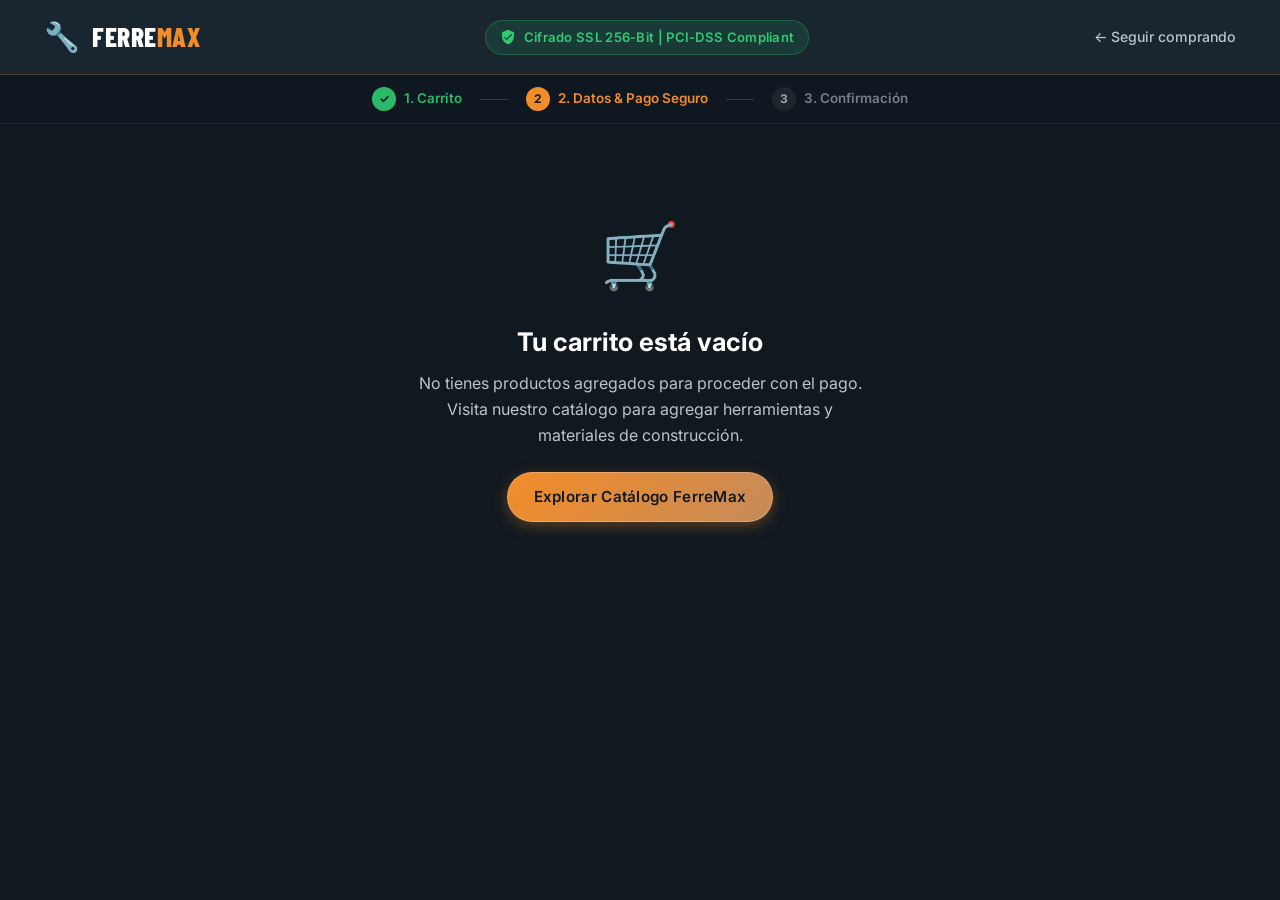
<file: pasarela.html>
<!DOCTYPE html>
<html lang="es">

<head>
    <meta charset="UTF-8">
    <meta name="viewport" content="width=device-width, initial-scale=1.0">
    <title>Pasarela de Pago Segura | FerreMax</title>
    <meta name="description"
        content="Pasarela de pago segura y cifrada de FerreMax. Paga con tarjeta de débito/crédito, billeteras digitales Yape/Plin o coordina tu compra por WhatsApp.">

    <!-- Favicon -->
    <link rel="icon"
        href="data:image/svg+xml,<svg xmlns='http://www.w3.org/2000/svg' viewBox='0 0 100 100'><text y='.9em' font-size='90'>🔒</text></svg>">

    <!-- Google Fonts -->
    <link rel="preconnect" href="https://fonts.googleapis.com">
    <link rel="preconnect" href="https://fonts.gstatic.com" crossorigin>
    <link
        href="https://fonts.googleapis.com/css2?family=Barlow+Condensed:wght@600;700;800&family=Inter:wght@300;400;500;600;700&display=swap"
        rel="stylesheet">

    <!-- Hojas de Estilos -->
    <link rel="stylesheet" href="styles.css">
    <link rel="stylesheet" href="pasarela.css">
</head>

<body class="checkout-page">

    <!-- Header de la Pasarela de Pago -->
    <header class="checkout-header">
        <div class="checkout-header-inner">
            <a href="index.html" class="checkout-brand" title="Volver a FerreMax">
                <span style="font-size: 1.8rem;">🔧</span>
                <div class="brand-logo-text">FERRE<span>MAX</span></div>
            </a>

            <div class="checkout-security-pill">
                <svg width="16" height="16" viewBox="0 0 24 24" fill="currentColor">
                    <path
                        d="M12 1L3 5v6c0 5.55 3.84 10.74 9 12 5.16-1.26 9-6.45 9-12V5l-9-4zm-2 16l-4-4 1.41-1.41L10 14.17l6.59-6.59L18 9l-8 8z" />
                </svg>
                <span>Cifrado SSL 256-Bit | PCI-DSS Compliant</span>
            </div>

            <a href="Catalogo.html" class="checkout-back-link">
                <span>← Seguir comprando</span>
            </a>
        </div>
    </header>

    <!-- Barra de Pasos -->
    <div class="checkout-steps-bar">
        <div class="checkout-steps">
            <div class="step-item is-completed">
                <span class="step-num">✓</span>
                <span>1. Carrito</span>
            </div>
            <div class="step-divider"></div>
            <div class="step-item is-active">
                <span class="step-num">2</span>
                <span>2. Datos & Pago Seguro</span>
            </div>
            <div class="step-divider"></div>
            <div class="step-item">
                <span class="step-num">3</span>
                <span>3. Confirmación</span>
            </div>
        </div>
    </div>

    <!-- Estado de Carrito Vacío (Se activa si no hay productos) -->
    <div class="checkout-empty-state" id="checkoutEmptyState" style="display: none;">
        <span class="empty-icon">🛒</span>
        <h2>Tu carrito está vacío</h2>
        <p>No tienes productos agregados para proceder con el pago. Visita nuestro catálogo para agregar herramientas y
            materiales de construcción.</p>
        <a href="Catalogo.html" class="btn btn-primary">Explorar Catálogo FerreMax</a>
    </div>

    <!-- Contenedor Principal del Checkout en 2 Columnas -->
    <main class="checkout-container" id="checkoutMainContainer">

        <!-- ==========================================
             COLUMNA IZQUIERDA: FORMULARIOS Y MÉTODOS
             ========================================== -->
        <div class="checkout-forms-column">

            <!-- 1. Datos del Comprador & Facturación -->
            <section class="checkout-card">
                <div class="checkout-card-header">
                    <div class="checkout-card-title">
                        <span class="card-title-icon">👤</span>
                        <h3>1. Datos de Contacto y Facturación</h3>
                    </div>
                    <span class="checkout-badge-pill">Norma SUNAT</span>
                </div>

                <!-- Tipo de Comprobante -->
                <div class="options-pills-row">
                    <label class="option-pill-label is-selected">
                        <input type="radio" name="comprobanteType" id="comprobanteBoleta" value="boleta" checked>
                        <div class="option-pill-text">
                            <span class="option-pill-title">Boleta de Venta</span>
                            <span class="option-pill-desc">Para personas naturales (DNI)</span>
                        </div>
                    </label>
                    <label class="option-pill-label">
                        <input type="radio" name="comprobanteType" id="comprobanteFactura" value="factura">
                        <div class="option-pill-text">
                            <span class="option-pill-title">Factura Electrónica</span>
                            <span class="option-pill-desc">Para empresas o negocios (RUC)</span>
                        </div>
                    </label>
                </div>

                <div class="checkout-form-grid">
                    <div class="form-group">
                        <label class="form-label" for="inputFullName">Nombres y Apellidos completos <span
                                class="required-dot">*</span></label>
                        <input type="text" id="inputFullName" class="form-input" placeholder="Ej. Carlos Mendoza Ramos"
                            required>
                    </div>

                    <div class="form-group">
                        <label class="form-label" for="inputEmail">Correo electrónico (para comprobante) <span
                                class="required-dot">*</span></label>
                        <input type="email" id="inputEmail" class="form-input" placeholder="ejemplo@correo.com"
                            required>
                    </div>

                    <div class="form-group">
                        <label class="form-label" for="inputDocNumber">
                            <span id="labelDocType">Documento de Identidad</span> <span class="required-dot">*</span>
                        </label>
                        <div style="display: flex; gap: 8px;">
                            <select id="inputDocType" class="form-select" style="width: 100px;">
                                <option value="DNI">DNI</option>
                                <option value="RUC">RUC</option>
                                <option value="CE">C.E.</option>
                            </select>
                            <input type="text" id="inputDocNumber" class="form-input" placeholder="Número de documento"
                                maxlength="11" required>
                        </div>
                    </div>

                    <div class="form-group">
                        <label class="form-label" for="inputPhone">Teléfono o WhatsApp <span
                                class="required-dot">*</span></label>
                        <input type="tel" id="inputPhone" class="form-input" placeholder="Ej. 987 654 321"
                            maxlength="12" required>
                    </div>

                    <!-- Campos adicionales si selecciona Factura -->
                    <div class="checkout-form-grid full-span" id="facturaFields"
                        style="display: none; margin-top: 6px;">
                        <div class="form-group">
                            <label class="form-label" for="inputRazonSocial">Razón Social de la Empresa <span
                                    class="required-dot">*</span></label>
                            <input type="text" id="inputRazonSocial" class="form-input"
                                placeholder="Ej. Constructora del Norte S.A.C.">
                        </div>
                        <div class="form-group">
                            <label class="form-label" for="inputDireccionFiscal">Dirección Fiscal de la Empresa</label>
                            <input type="text" id="inputDireccionFiscal" class="form-input"
                                placeholder="Av. Los Ingenieros 340, Lima">
                        </div>
                    </div>
                </div>
            </section>

            <!-- 2. Modalidad de Entrega -->
            <section class="checkout-card">
                <div class="checkout-card-header">
                    <div class="checkout-card-title">
                        <span class="card-title-icon">🚚</span>
                        <h3>2. Modalidad de Entrega</h3>
                    </div>
                </div>

                <div class="options-pills-row">
                    <label class="option-pill-label is-selected">
                        <input type="radio" name="deliveryMethod" id="deliveryPickup" value="pickup" checked>
                        <div class="option-pill-text">
                            <span class="option-pill-title">Retiro en Tienda</span>
                            <span class="option-pill-desc">¡Gratis! Almacén Central FerreMax</span>
                        </div>
                    </label>
                    <label class="option-pill-label">
                        <input type="radio" name="deliveryMethod" id="deliveryShipping" value="delivery">
                        <div class="option-pill-text">
                            <span class="option-pill-title">Envío a Domicilio</span>
                            <span class="option-pill-desc">S/. 15.00 (Entrega en 24 a 48 hrs)</span>
                        </div>
                    </label>
                </div>

                <!-- Campos de Dirección si elige Envío -->
                <div class="checkout-form-grid" id="deliveryFields" style="display: none;">
                    <div class="form-group full-span">
                        <label class="form-label" for="inputAddress">Dirección exacta de entrega (Calle, Avenida, Mz,
                            Lote) <span class="required-dot">*</span></label>
                        <input type="text" id="inputAddress" class="form-input"
                            placeholder="Ej. Jr. Las Malvinas 450, Urb. San José">
                    </div>
                    <div class="form-group">
                        <label class="form-label" for="inputCity">Distrito / Ciudad <span
                                class="required-dot">*</span></label>
                        <input type="text" id="inputCity" class="form-input"
                            placeholder="Ej. Lima, Callao, San Juan de Lurigancho">
                    </div>
                    <div class="form-group">
                        <label class="form-label" for="inputReference">Referencia para el transportista</label>
                        <input type="text" id="inputReference" class="form-input"
                            placeholder="Ej. A 2 cuadras del mercado central">
                    </div>
                </div>
            </section>

            <!-- 3. Métodos de Pago Disponibles -->
            <section class="checkout-card">
                <div class="checkout-card-header">
                    <div class="checkout-card-title">
                        <span class="card-title-icon">💳</span>
                        <h3>3. Método de Pago</h3>
                    </div>
                    <span class="checkout-badge-pill">100% Protegido</span>
                </div>

                <!-- Tabs de Selección de Método -->
                <div class="payment-tabs">
                    <button type="button" class="payment-tab-btn is-active" data-tab="card">
                        <span class="tab-icon">💳</span>
                        <span class="tab-title">Tarjeta Débito / Crédito</span>
                        <span class="tab-sub">Visa, Mastercard, Amex</span>
                    </button>
                    <button type="button" class="payment-tab-btn" data-tab="wallet">
                        <span class="tab-icon">📱</span>
                        <span class="tab-title">Billetera Digital</span>
                        <span class="tab-sub">Yape o Plin QR</span>
                    </button>
                    <button type="button" class="payment-tab-btn" data-tab="whatsapp">
                        <span class="tab-icon">💬</span>
                        <span class="tab-title">Coordinar por WhatsApp</span>
                        <span class="tab-sub">Atención personalizada</span>
                    </button>
                </div>

                <!-- PANEL 1: TARJETA DE CRÉDITO O DÉBITO -->
                <div class="payment-content-panel is-active" id="panelCard">
                    <!-- Vista previa de Tarjeta Virtual 3D -->
                    <div class="credit-card-preview-wrap">
                        <div class="credit-card-preview" id="creditCardPreview">
                            <div class="card-preview-top">
                                <div class="card-chip"></div>
                                <div class="card-brand-logo" id="cardBrandLogo">VISA</div>
                            </div>
                            <div class="card-preview-number" id="cardPreviewNumber">•••• •••• •••• ••••</div>
                            <div class="card-preview-bottom">
                                <div>
                                    <div class="card-preview-label">Titular de la tarjeta</div>
                                    <div class="card-preview-val" id="cardPreviewName">NOMBRE TITULAR</div>
                                </div>
                                <div>
                                    <div class="card-preview-label">Vence</div>
                                    <div class="card-preview-val" id="cardPreviewExp">MM/AA</div>
                                </div>
                            </div>
                        </div>
                    </div>

                    <!-- Formulario de Tarjeta -->
                    <div class="checkout-form-grid">
                        <div class="form-group full-span">
                            <label class="form-label" for="inputCardNumber">Número de Tarjeta <span
                                    class="required-dot">*</span></label>
                            <input type="text" id="inputCardNumber" class="form-input" placeholder="4557 0000 0000 0000"
                                maxlength="19" autocomplete="cc-number">
                        </div>

                        <div class="form-group full-span">
                            <label class="form-label" for="inputCardName">Nombre del Titular (como aparece en la
                                tarjeta) <span class="required-dot">*</span></label>
                            <input type="text" id="inputCardName" class="form-input" placeholder="Ej. CARLOS MENDOZA"
                                autocomplete="cc-name">
                        </div>

                        <div class="form-group">
                            <label class="form-label" for="inputCardExp">Fecha de Expiración <span
                                    class="required-dot">*</span></label>
                            <input type="text" id="inputCardExp" class="form-input" placeholder="MM/AA" maxlength="5"
                                autocomplete="cc-exp">
                        </div>

                        <div class="form-group">
                            <label class="form-label" for="inputCardCvv">Código CVV / CVC <span
                                    class="required-dot">*</span></label>
                            <input type="password" id="inputCardCvv" class="form-input" placeholder="123" maxlength="4"
                                autocomplete="cc-csc">
                        </div>

                        <div class="form-group full-span">
                            <label class="form-label" for="selectInstallments">Cuotas de pago</label>
                            <select id="selectInstallments" class="form-select">
                                <option value="1">1 cuota directa (Sin intereses)</option>
                                <option value="3">3 cuotas (Sin intereses)</option>
                                <option value="6">6 cuotas fijas</option>
                                <option value="12">12 cuotas fijas</option>
                            </select>
                        </div>
                    </div>

                    <div class="accepted-cards-row">
                        <span class="accepted-card-badge">VISA</span>
                        <span class="accepted-card-badge">MASTERCARD</span>
                        <span class="accepted-card-badge">AMERICAN EXPRESS</span>
                        <span class="accepted-card-badge">DINERS</span>
                    </div>
                </div>

                <!-- PANEL 2: BILLETERA DIGITAL (YAPE / PLIN) -->
                <div class="payment-content-panel" id="panelWallet">
                    <div class="wallets-selector-row">
                        <button type="button" class="wallet-choice-btn wallet-yape is-active" id="btnWalletYape">
                            <span>🟣 Yape</span>
                        </button>
                        <button type="button" class="wallet-choice-btn wallet-plin" id="btnWalletPlin">
                            <span>🔵 Plin</span>
                        </button>
                    </div>

                    <div class="wallet-qr-card">
                        <p style="font-size: 0.9rem; color: var(--color-cream-light);">
                            Escanea el código QR con tu aplicación móvil de <strong>Yape</strong> o
                            <strong>Plin</strong>:
                        </p>

                        <div class="qr-frame">
                            <div id="walletQrImg">
                                <!-- QR Dinámico generado por script -->
                            </div>
                            <span class="qr-amount-tag" id="walletQrAmount">Total a pagar: S/. 0.00</span>
                        </div>

                        <div class="wallet-phone-box">
                            <span>O transfiere al número:</span>
                            <span class="phone-val">984 110 884</span>
                            <button type="button" class="btn-copy-phone" id="btnCopyPhone">Copiar número</button>
                        </div>

                        <p style="font-size: 0.8rem; color: var(--color-cream-muted);">Titular registrado:
                            <strong>FERREMAX S.A.C.</strong></p>

                        <ol class="wallet-steps-list">
                            <li>1. Abre tu app Yape o Plin en tu smartphone.</li>
                            <li>2. Escanea el código QR o transfiere el monto total al 984 110 884.</li>
                            <li>3. Ingresa abajo el <strong>Código de Operación</strong> (6 u 8 dígitos) que aparece en
                                tu comprobante.</li>
                        </ol>

                        <div class="form-group" style="width: 100%; max-width: 360px; margin-top: 10px;">
                            <label class="form-label" for="inputWalletOpCode" style="text-align: left;">
                                Código de Operación o Aprobación <span class="required-dot">*</span>
                            </label>
                            <input type="text" id="inputWalletOpCode" class="form-input" placeholder="Ej. 849201"
                                maxlength="10">
                        </div>
                    </div>
                </div>

                <!-- PANEL 3: CONTINUAR POR WHATSAPP (SOLICITADO) -->
                <div class="payment-content-panel" id="panelWhatsApp">
                    <div class="whatsapp-checkout-box">
                        <div class="wa-box-icon">
                            <svg width="28" height="28" viewBox="0 0 24 24" fill="currentColor">
                                <path
                                    d="M12.031 6.172c-3.181 0-5.767 2.586-5.768 5.766-.001 1.298.38 2.27 1.019 3.287l-.582 2.128 2.182-.573c.978.58 1.911.928 3.145.929 3.178 0 5.767-2.587 5.768-5.766.001-3.187-2.575-5.77-5.764-5.771zm3.392 8.244c-.144.405-.837.774-1.17.824-.312.045-.694.076-2.029-.475-1.708-.704-2.813-2.457-2.899-2.572-.084-.116-.693-.924-.693-1.762 0-.838.438-1.25.594-1.423.156-.172.342-.216.456-.216.114 0 .228.001.328.006.105.006.246-.04.384.292.144.348.492 1.2.535 1.288.043.088.072.19.014.306-.058.116-.087.189-.173.29-.087.102-.183.228-.261.306-.088.087-.179.182-.077.357.102.174.453.748.972 1.21.669.596 1.233.781 1.408.868.174.088.276.073.379-.044.102-.116.438-.51.554-.685.116-.175.233-.146.39-.088.157.058.995.469 1.167.555.172.086.286.13.329.202.043.073.043.42-.101.825zM12 2C6.477 2 2 6.477 2 12c0 1.89.525 3.66 1.438 5.168L2 22l4.98-1.396C8.423 21.499 10.155 22 12 22c5.523 0 10-4.477 10-10S17.523 2 12 2z" />
                            </svg>
                        </div>
                        <h4 class="wa-box-title">¿Prefieres coordinar tu compra directamente por WhatsApp?</h4>
                        <p class="wa-box-desc">
                            Un asesor de FerreMax revisará los productos de tu carrito, verificará disponibilidad
                            inmediata en almacén y te asistirá con transferencias bancarias directas (BCP, BBVA,
                            Interbank) o pago contraentrega.
                        </p>
                        <button type="button" class="btn-wa-direct" id="btnDirectWhatsApp">
                            <span>Enviar Carrito a WhatsApp Oficial</span>
                            <svg width="18" height="18" viewBox="0 0 24 24" fill="currentColor">
                                <path d="M5 12h14M12 5l7 7-7 7" stroke="currentColor" stroke-width="2"
                                    stroke-linecap="round" stroke-linejoin="round" />
                            </svg>
                        </button>
                    </div>
                </div>
            </section>

        </div>

        <!-- ==========================================
             COLUMNA DERECHA: RESUMEN DE LA COMPRA
             ========================================== -->
        <aside class="checkout-summary-column">
            <div class="checkout-summary-card">
                <div class="checkout-card-header">
                    <div class="checkout-card-title">
                        <span class="card-title-icon">🛒</span>
                        <h3>Resumen del Pedido</h3>
                    </div>
                </div>

                <!-- Lista de Productos en el Carrito -->
                <div class="summary-items-list" id="summaryItemsList">
                    <!-- Inyectado dinámicamente con imágenes y controles -->
                </div>

                <!-- Cupón de Descuento -->
                <div class="coupon-box">
                    <input type="text" id="inputCoupon" class="coupon-input" placeholder="CÓDIGO DE CUPÓN">
                    <button type="button" id="btnApplyCoupon" class="btn-apply-coupon">Aplicar</button>
                </div>
                <div id="couponMsg" style="font-size: 0.78rem; margin-top: -10px; margin-bottom: 12px;"></div>

                <!-- Desglose de Precios -->
                <div class="summary-totals-breakdown">
                    <div class="breakdown-row">
                        <span>Subtotal de productos:</span>
                        <span id="summarySubtotal">S/. 0.00</span>
                    </div>
                    <div class="breakdown-row is-discount" id="summaryDiscountRow" style="display: none;">
                        <span>Descuento aplicado:</span>
                        <span id="summaryDiscount">- S/. 0.00</span>
                    </div>
                    <div class="breakdown-row">
                        <span>IGV (18% incluido según ley):</span>
                        <span id="summaryIgv">S/. 0.00</span>
                    </div>
                    <div class="breakdown-row">
                        <span>Costo de envío / despacho:</span>
                        <span id="summaryShipping">¡Gratis!</span>
                    </div>
                    <div class="breakdown-total">
                        <span>Total a Pagar:</span>
                        <span class="total-amount" id="summaryTotal">S/. 0.00</span>
                    </div>
                </div>

                <!-- Términos y Condiciones -->
                <div class="terms-row">
                    <input type="checkbox" id="acceptTerms" checked required>
                    <label for="acceptTerms">
                        He leído y acepto los <a href="#"
                            onclick="alert('Términos y Condiciones FerreMax: Garantía oficial de productos, devoluciones dentro de 7 días con boleta/factura y compras 100% seguras.'); return false;">Términos
                            y Condiciones</a> y la <a href="#"
                            onclick="alert('Política de Protección de Datos Personales conforme a la Ley N° 29733.'); return false;">Política
                            de Privacidad</a>.
                    </label>
                </div>

                <!-- Botón de Pago Principal -->
                <button type="button" class="btn-pay-now" id="btnProcessPayment">
                    <span>Pagar S/. <span id="payBtnAmount">0.00</span></span>
                    <svg width="20" height="20" viewBox="0 0 24 24" fill="currentColor">
                        <path
                            d="M18 8h-1V6c0-2.76-2.24-5-5-5S7 3.24 7 6v2H6c-1.1 0-2 .9-2 2v10c0 1.1.9 2 2 2h12c1.1 0 2-.9 2-2V10c0-1.1-.9-2-2-2zm-6 9c-1.1 0-2-.9-2-2s.9-2 2-2 2 .9 2 2-.9 2-2 2zm3.1-9H8.9V6c0-1.71 1.39-3.1 3.1-3.1 1.71 0 3.1 1.39 3.1 3.1v2z" />
                    </svg>
                </button>

                <!-- Sellos de Confianza y Garantía -->
                <div class="summary-trust-badges">
                    <div class="trust-item">
                        <span class="trust-icon">🔒</span>
                        <span>Transacción segura y cifrada</span>
                    </div>
                    <div class="trust-item">
                        <span class="trust-icon">📦</span>
                        <span>Despacho garantizado 24h</span>
                    </div>
                    <div class="trust-item">
                        <span class="trust-icon">🛡️</span>
                        <span>Garantía oficial FerreMax</span>
                    </div>
                    <div class="trust-item">
                        <span class="trust-icon">📑</span>
                        <span>Comprobante válido SUNAT</span>
                    </div>
                </div>

            </div>
        </aside>

    </main>

    <!-- ==========================================================================
         MODAL DE PROCESAMIENTO / SIMULACIÓN 3D SECURE
         ========================================================================== -->
    <div class="payment-processing-modal" id="processingModal">
        <div class="processing-box">
            <div class="spinner-circle"></div>
            <h3 class="processing-title">Procesando Pago Seguro</h3>
            <p class="processing-subtitle">Por favor no cierres ni recargues esta pestaña mientras nos comunicamos con
                la pasarela bancaria.</p>
            <div class="processing-steps-log" id="processingStepLog">
                <!-- Log interactivo -->
            </div>
        </div>
    </div>

    <!-- ==========================================================================
         OVERLAY / VOUCHER DE COMPRA EXITOSA (COMPROBANTE OFICIAL)
         ========================================================================== -->
    <div class="success-voucher-overlay" id="voucherOverlay">
        <div class="voucher-card">
            <div class="voucher-header">
                <div class="voucher-success-icon">✓</div>
                <h2>¡Pago Aprobado con Éxito!</h2>
                <p style="color: #64748B; font-size: 0.88rem;">Tu orden ha sido procesada y registrada en el sistema de
                    FerreMax.</p>
                <div class="voucher-order-badge">Código de Orden: <span id="vOrderId">#FMX-2026-0000</span></div>
            </div>

            <div class="voucher-body">
                <div class="voucher-row">
                    <span class="v-label">Fecha y Hora:</span>
                    <span class="v-value" id="vDate">-</span>
                </div>
                <div class="voucher-row">
                    <span class="v-label">Cliente:</span>
                    <span class="v-value" id="vClientName">-</span>
                </div>
                <div class="voucher-row">
                    <span class="v-label">Documento:</span>
                    <span class="v-value"><span id="vDocType">DNI</span>: <span id="vDocNum">-</span></span>
                </div>
                <div class="voucher-row">
                    <span class="v-label">Modalidad:</span>
                    <span class="v-value" id="vDelivery">-</span>
                </div>
                <div class="voucher-row">
                    <span class="v-label">Método de Pago:</span>
                    <span class="v-value" id="vMethod">-</span>
                </div>
                <div class="voucher-row">
                    <span class="v-label">Código de Autorización:</span>
                    <span class="v-value" id="vAuthCode">AUT-948210</span>
                </div>
                <div class="voucher-row total-row">
                    <span class="v-label">Total Pagado:</span>
                    <span class="v-value" id="vTotal">S/. 0.00</span>
                </div>
            </div>

            <div class="voucher-actions">
                <button type="button" class="btn-wa-voucher" id="btnSendVoucherWhatsApp">
                    <span>Enviar Comprobante por WhatsApp</span>
                    <svg width="18" height="18" viewBox="0 0 24 24" fill="currentColor">
                        <path
                            d="M12.031 6.172c-3.181 0-5.767 2.586-5.768 5.766-.001 1.298.38 2.27 1.019 3.287l-.582 2.128 2.182-.573c.978.58 1.911.928 3.145.929 3.178 0 5.767-2.587 5.768-5.766.001-3.187-2.575-5.77-5.764-5.771zm3.392 8.244c-.144.405-.837.774-1.17.824-.312.045-.694.076-2.029-.475-1.708-.704-2.813-2.457-2.899-2.572-.084-.116-.693-.924-.693-1.762 0-.838.438-1.25.594-1.423.156-.172.342-.216.456-.216.114 0 .228.001.328.006.105.006.246-.04.384.292.144.348.492 1.2.535 1.288.043.088.072.19.014.306-.058.116-.087.189-.173.29-.087.102-.183.228-.261.306-.088.087-.179.182-.077.357.102.174.453.748.972 1.21.669.596 1.233.781 1.408.868.174.088.276.073.379-.044.102-.116.438-.51.554-.685.116-.175.233-.146.39-.088.157.058.995.469 1.167.555.172.086.286.13.329.202.043.073.043.42-.101.825zM12 2C6.477 2 2 6.477 2 12c0 1.89.525 3.66 1.438 5.168L2 22l4.98-1.396C8.423 21.499 10.155 22 12 22c5.523 0 10-4.477 10-10S17.523 2 12 2z" />
                    </svg>
                </button>
                <button type="button" class="btn-print-voucher" id="btnPrintVoucher">
                    <span>Imprimir / Descargar Voucher</span>
                    <svg width="18" height="18" viewBox="0 0 24 24" fill="currentColor">
                        <path
                            d="M19 8H5c-1.66 0-3 1.34-3 3v6h4v4h12v-4h4v-6c0-1.66-1.34-3-3-3zm-3 11H8v-5h8v5zm3-7c-.55 0-1-.45-1-1s.45-1 1-1 1 .45 1 1-.45 1-1 1zm-1-9H6v4h12V3z" />
                    </svg>
                </button>
                <a href="index.html" class="btn-return-store">← Volver a la Tienda FerreMax</a>
            </div>
        </div>
    </div>

    <!-- Scripts -->
    <script src="pasarela.js"></script>
</body>

</html>
</file>
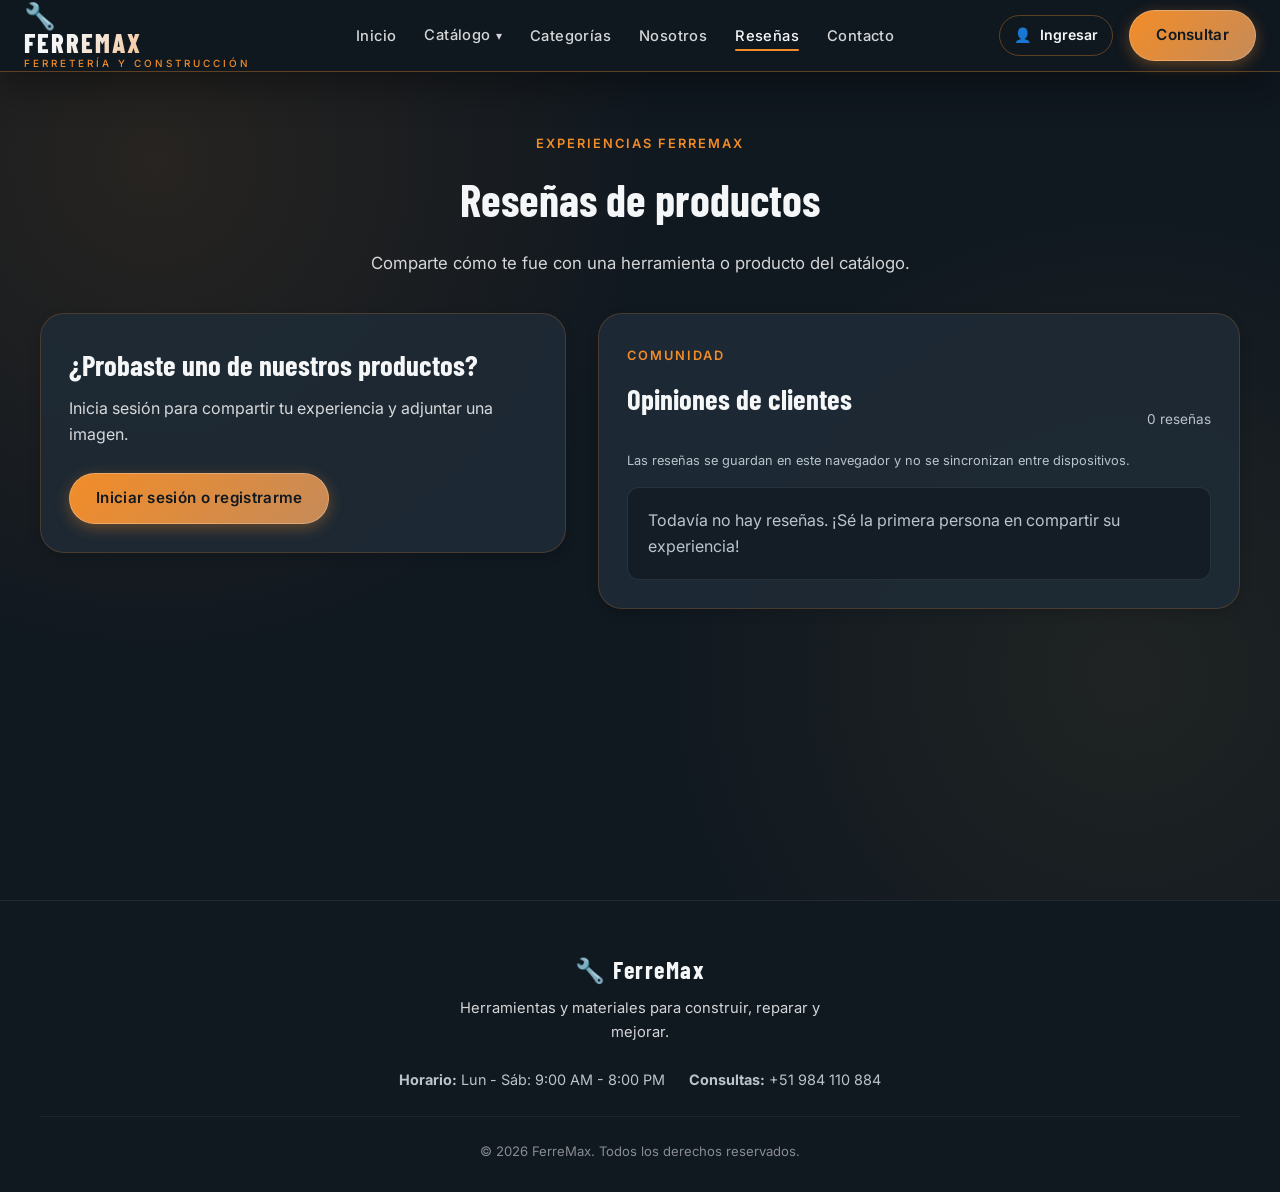
<file: Resenas.html>
<!DOCTYPE html>
<html lang="es">

<head>
  <meta charset="UTF-8">
  <meta name="viewport" content="width=device-width, initial-scale=1.0">
  <title>Reseñas de Productos | FerreMax</title>
  <meta name="description" content="Comparte tu experiencia con las herramientas y productos de FerreMax.">
  <link rel="icon"
    href="data:image/svg+xml,<svg xmlns='http://www.w3.org/2000/svg' viewBox='0 0 100 100'><text y='.9em' font-size='90'>🔧</text></svg>">
  <link rel="preconnect" href="https://fonts.googleapis.com">
  <link rel="preconnect" href="https://fonts.gstatic.com" crossorigin>
  <link
    href="https://fonts.googleapis.com/css2?family=Barlow+Condensed:wght@600;700;800&family=Inter:wght@300;400;500;600;700&display=swap"
    rel="stylesheet">
  <link rel="stylesheet" href="styles.css">
</head>

<body>
  <header class="main-header scrolled" id="mainHeader">
    <div class="header-container">
      <a href="index.html" class="brand-logo" aria-label="FerreMax Inicio">
        <span class="logo-icon">🔧</span>
        <span class="logo-text">FerreMax</span>
        <span class="logo-tagline">FERRETERÍA Y CONSTRUCCIÓN</span>
      </a>

      <nav class="nav-menu" id="navMenu" aria-label="Navegación principal">
        <ul class="nav-list">
          <li class="nav-item"><a href="index.html" class="nav-link">Inicio</a></li>
          <li class="nav-item dropdown">
            <a href="Catalogo.html" class="nav-link dropdown-toggle">
              Catálogo <span class="dropdown-arrow">▾</span>
            </a>
            <ul class="dropdown-menu">
              <li><a href="Catalogo.html" class="dropdown-link">Ver Todo el Catálogo</a></li>
              <li><a href="Ofertas_Catalogo.html" class="dropdown-link">Ofertas Especiales</a></li>
              <li><a href="Proximos_Agregados.html" class="dropdown-link">Próximos Lanzamientos</a></li>
            </ul>
          </li>
          <li class="nav-item"><a href="index.html#especialidades" class="nav-link">Categorías</a></li>
          <li class="nav-item"><a href="index.html#nosotros" class="nav-link">Nosotros</a></li>
          <li class="nav-item"><a href="Resenas.html" class="nav-link active">Reseñas</a></li>
          <li class="nav-item"><a href="Contacto.html" class="nav-link">Contacto</a></li>
        </ul>
      </nav>

      <div class="header-actions">
        <a href="https://wa.me/51984110884?text=Hola%20FerreMax!%20Quiero%20consultar%20por%20un%20producto"
          target="_blank" rel="noopener noreferrer" class="btn btn-primary" id="btnCtaDesktop">
          <span>Consultar</span>
        </a>
        <button class="hamburger-btn" id="hamburgerBtn" aria-label="Abrir menú de navegación" aria-expanded="false"
          aria-controls="navMenu">
          <span class="bar bar-1"></span>
          <span class="bar bar-2"></span>
          <span class="bar bar-3"></span>
        </button>
      </div>
    </div>
  </header>

  <div class="menu-backdrop" id="menuBackdrop"></div>

  <main class="reviews-page">
    <section class="section-container">
      <div class="reviews-intro">
        <span class="section-badge">Experiencias FerreMax</span>
        <h1 class="section-heading">Reseñas de productos</h1>
        <p class="section-subheading">Comparte cómo te fue con una herramienta o producto del catálogo.</p>
      </div>

      <div class="reviews-layout">
        <section class="review-form-card" id="reviewFormSection" aria-labelledby="reviewFormTitle" hidden>
          <h2 id="reviewFormTitle">Escribe una reseña</h2>
          <p class="review-form-description">Cuéntale a la comunidad sobre tu experiencia con el producto.</p>
          <div class="auth-alert" id="reviewAlert" role="status" hidden></div>

          <form id="reviewForm" novalidate>
            <div class="review-field">
              <label for="reviewProduct">Producto del catálogo</label>
              <select id="reviewProduct" name="product" required>
                <option value="">Selecciona un producto</option>
              </select>
            </div>

            <div class="review-field">
              <label for="reviewMessage">Tu mensaje</label>
              <textarea id="reviewMessage" name="message" rows="5" minlength="10" maxlength="600" required
                placeholder="¿Qué te pareció el producto?"></textarea>
              <span class="review-character-count"><span id="reviewCharacterCount">0</span>/600 caracteres</span>
            </div>

            <div class="review-field">
              <label for="reviewImage">Imagen (opcional)</label>
              <input id="reviewImage" name="image" type="file" accept="image/jpeg,image/png,image/webp">
              <span class="review-help">JPG, PNG o WebP; máximo 5 MB. Se optimiza antes de guardarse en este navegador.</span>
            </div>

            <div class="review-image-preview" id="reviewImagePreview" hidden>
              <img id="reviewImagePreviewImg" alt="Vista previa de la imagen para la reseña">
              <button type="button" class="btn btn-outline" id="removeReviewImage">Quitar imagen</button>
            </div>

            <button type="submit" class="btn btn-primary btn-full">Publicar reseña</button>
          </form>
        </section>

        <aside class="review-login-prompt" id="reviewLoginPrompt">
          <h2>¿Probaste uno de nuestros productos?</h2>
          <p>Inicia sesión para compartir tu experiencia y adjuntar una imagen.</p>
          <a class="btn btn-primary" href="Login.html?redirect=Resenas.html">Iniciar sesión o registrarme</a>
        </aside>

        <section class="review-list-section" aria-labelledby="reviewListTitle">
          <div class="review-list-heading">
            <div>
              <span class="section-badge">Comunidad</span>
              <h2 id="reviewListTitle">Opiniones de clientes</h2>
            </div>
            <span class="review-count" id="reviewCount">0 reseñas</span>
          </div>
          <p class="review-storage-note">Las reseñas se guardan en este navegador y no se sincronizan entre dispositivos.</p>
          <div class="review-list" id="reviewList" aria-live="polite"></div>
        </section>
      </div>
    </section>
  </main>

  <footer class="main-footer">
    <div class="footer-container">
      <div class="footer-brand">
        <div class="footer-logo"><span>🔧</span> FerreMax</div>
        <p>Herramientas y materiales para construir, reparar y mejorar.</p>
      </div>
      <div class="footer-info">
        <p><strong>Horario:</strong> Lun - Sáb: 9:00 AM - 8:00 PM</p>
        <p><strong>Consultas:</strong> +51 984 110 884</p>
      </div>
      <div class="footer-bottom">
        <p>&copy; 2026 FerreMax. Todos los derechos reservados.</p>
      </div>
    </div>
  </footer>

  <script src="auth.js"></script>
  <script src="script.js"></script>
  <script src="resenas.js"></script>
</body>

</html>
</file>
<file: styles.css>
/* ==========================================================================
   FerreMax - Ferretería y Construcción | Hoja de Estilos Principal
   Diseño: Industrial, confiable y contemporáneo
   ========================================================================== */

/* --------------------------------------------------------------------------
   1. VARIABLES CSS (Custom Properties / Design Tokens)
   -------------------------------------------------------------------------- */
:root {
  /* Paleta industrial: grafito, acero y naranja de seguridad */
  --color-primary: #F28C28;
  --color-primary-hover: #FFAA4C;
  --color-secondary: #E9B949;
  --color-accent-terracotta: #C96B24;
  --color-dark-bg: #101820;
  --color-dark-surface: #1B2732;
  --color-dark-card: rgba(31, 43, 54, 0.9);

  --color-cream-light: #F4F6F7;
  --color-cream-bg: #E8EDF0;
  --color-cream-muted: #B9C4CC;

  --color-text-light: #FFFFFF;
  --color-text-muted: rgba(255, 255, 255, 0.82);
  --color-text-dark: #1B252D;
  --color-text-dark-muted: #5C6972;

  /* Tipografías */
  --font-serif: 'Barlow Condensed', 'Arial Narrow', sans-serif;
  --font-sans: 'Inter', -apple-system, BlinkMacSystemFont, sans-serif;

  /* Transiciones y Sombras */
  --transition-fast: 0.25s cubic-bezier(0.4, 0, 0.2, 1);
  --transition-normal: 0.4s cubic-bezier(0.4, 0, 0.2, 1);
  --transition-slow: 0.8s cubic-bezier(0.4, 0, 0.2, 1);
  --shadow-sm: 0 4px 12px rgba(0, 0, 0, 0.15);
  --shadow-lg: 0 16px 36px rgba(0, 0, 0, 0.35);
  --shadow-glow: 0 0 20px rgba(242, 140, 40, 0.35);

  /* Dimensiones */
  --header-height: 80px;
  --border-radius-sm: 6px;
  --border-radius-md: 12px;
  --border-radius-lg: 24px;
  --border-radius-pill: 999px;
}

/* --------------------------------------------------------------------------
   2. RESET & ESTILOS BASE
   -------------------------------------------------------------------------- */
*,
*::before,
*::after {
  box-sizing: border-box;
  margin: 0;
  padding: 0;
}

html {
  scroll-behavior: smooth;
  font-size: 16px;
  -webkit-text-size-adjust: 100%;
}

body {
  font-family: var(--font-sans);
  background-color: var(--color-dark-bg);
  color: var(--color-text-light);
  line-height: 1.6;
  overflow-x: hidden;
  position: relative;
}

a {
  text-decoration: none;
  color: inherit;
  transition: color var(--transition-fast);
}

ul {
  list-style: none;
}

img {
  max-width: 100%;
  height: auto;
  display: block;
}

button {
  font-family: inherit;
  cursor: pointer;
  border: none;
  background: none;
  outline: none;
}

/* --------------------------------------------------------------------------
   3. BOTONES & COMPONENTES REUTILIZABLES
   -------------------------------------------------------------------------- */
.btn {
  display: inline-flex;
  align-items: center;
  justify-content: center;
  gap: 10px;
  padding: 12px 26px;
  font-size: 0.95rem;
  font-weight: 500;
  border-radius: var(--border-radius-pill);
  transition: all var(--transition-normal);
  cursor: pointer;
  letter-spacing: 0.3px;
  text-decoration: none;
  white-space: nowrap;
}

.btn-primary {
  background: linear-gradient(135deg, var(--color-primary) 0%, #C68B59 100%);
  color: var(--color-dark-bg);
  font-weight: 600;
  box-shadow: 0 4px 15px rgba(242, 140, 40, 0.35);
  border: 1px solid rgba(255, 255, 255, 0.25);
}

.btn-primary:hover {
  transform: translateY(-2px);
  background: linear-gradient(135deg, var(--color-primary-hover) 0%, var(--color-primary) 100%);
  box-shadow: var(--shadow-glow);
  color: #120907;
}

.btn-outline {
  background: rgba(255, 255, 255, 0.1);
  color: var(--color-cream-light);
  border: 1.5px solid rgba(255, 255, 255, 0.45);
  backdrop-filter: blur(8px);
  -webkit-backdrop-filter: blur(8px);
}

.btn-outline:hover {
  background: rgba(255, 255, 255, 0.25);
  border-color: var(--color-cream-light);
  transform: translateY(-2px);
  color: #FFFFFF;
}

.btn-large {
  padding: 15px 34px;
  font-size: 1.05rem;
}

.btn-full {
  width: 100%;
}

.icon-whatsapp {
  flex-shrink: 0;
}

/* --------------------------------------------------------------------------
   4. HEADER / NAVEGACIÓN
   -------------------------------------------------------------------------- */
.main-header {
  position: fixed;
  top: 0;
  left: 0;
  width: 100%;
  height: var(--header-height);
  z-index: 1000;
  background: rgba(16, 24, 32, 0.65);
  backdrop-filter: blur(14px);
  -webkit-backdrop-filter: blur(14px);
  border-bottom: 1px solid rgba(242, 140, 40, 0.2);
  transition: all var(--transition-normal);
}

.main-header.scrolled {
  background: rgba(16, 24, 32, 0.92);
  border-bottom-color: rgba(242, 140, 40, 0.35);
  box-shadow: var(--shadow-lg);
  height: 72px;
}

.header-container {
  max-width: 1300px;
  height: 100%;
  margin: 0 auto;
  padding: 0 24px;
  display: flex;
  align-items: center;
  justify-content: space-between;
}

/* Marca / Logo */
.brand-logo {
  display: flex;
  flex-direction: column;
  text-decoration: none;
  line-height: 1.1;
  position: relative;
  z-index: 1010;
}

.brand-logo .logo-icon {
  font-size: 1.6rem;
  margin-bottom: -2px;
}

.brand-logo .logo-text {
  font-family: var(--font-serif);
  font-size: 1.65rem;
  font-weight: 800;
  letter-spacing: 2px;
  color: var(--color-cream-light);
  background: linear-gradient(135deg, #F4F6F7 20%, var(--color-primary) 100%);
  -webkit-background-clip: text;
  -webkit-text-fill-color: transparent;
  text-transform: uppercase;
}

.brand-logo .logo-tagline {
  font-size: 0.62rem;
  font-weight: 500;
  letter-spacing: 3px;
  color: var(--color-primary);
  margin-top: 1px;
}

/* Enlaces de Navegación */
.nav-menu {
  display: flex;
  align-items: center;
}

.nav-list {
  display: flex;
  align-items: center;
  gap: 32px;
}

.nav-link {
  font-size: 0.92rem;
  font-weight: 500;
  color: var(--color-text-muted);
  position: relative;
  padding: 6px 0;
  letter-spacing: 0.4px;
}

.nav-link::after {
  content: '';
  position: absolute;
  bottom: 0;
  left: 0;
  width: 0;
  height: 2px;
  background: var(--color-primary);
  transition: width var(--transition-normal);
  border-radius: 2px;
}

.nav-link:hover,
.nav-link.active {
  color: var(--color-cream-light);
}

.nav-link:hover::after,
.nav-link.active::after {
  width: 100%;
}

.mobile-cta-wrapper {
  display: none;
}

/* Acciones del Header */
.header-actions {
  display: flex;
  align-items: center;
  gap: 16px;
}

/* Botón Hamburguesa */
.hamburger-btn {
  display: none;
  flex-direction: column;
  justify-content: space-between;
  width: 32px;
  height: 22px;
  padding: 0;
  z-index: 1010;
}

.hamburger-btn .bar {
  width: 100%;
  height: 2.5px;
  background-color: var(--color-cream-light);
  border-radius: 3px;
  transition: all var(--transition-normal);
  transform-origin: center;
}

/* Animación Hamburguesa activa */
.hamburger-btn.is-active .bar-1 {
  transform: translateY(10px) rotate(45deg);
  background-color: var(--color-primary);
}

.hamburger-btn.is-active .bar-2 {
  opacity: 0;
  transform: translateX(-10px);
}

.hamburger-btn.is-active .bar-3 {
  transform: translateY(-10px) rotate(-45deg);
  background-color: var(--color-primary);
}

.menu-backdrop {
  display: none;
  position: fixed;
  inset: 0;
  background: rgba(0, 0, 0, 0.65);
  backdrop-filter: blur(4px);
  z-index: 998;
  opacity: 0;
  transition: opacity var(--transition-normal);
}

.menu-backdrop.is-active {
  display: block;
  opacity: 1;
}

/* --------------------------------------------------------------------------
   5. CARRUSEL / HERO SLIDER PRINCIPAL
   -------------------------------------------------------------------------- */
.hero-slider {
  position: relative;
  width: 100%;
  height: 100vh;
  min-height: 640px;
  overflow: hidden;
  display: flex;
  align-items: center;
  justify-content: center;
}

/* Barra de progreso de cambio de diapositiva */
.slider-progress-bar {
  position: absolute;
  top: 0;
  left: 0;
  height: 3.5px;
  width: 0;
  background: linear-gradient(90deg, var(--color-primary), var(--color-secondary));
  z-index: 1100;
  transition: width 0.1s linear;
}

/* Wrapper y Diapositivas */
.slides-wrapper {
  position: relative;
  width: 100%;
  height: 100%;
}

.slide {
  position: absolute;
  inset: 0;
  opacity: 0;
  visibility: hidden;
  transition: opacity 1.2s cubic-bezier(0.25, 1, 0.5, 1), visibility 1.2s;
  display: flex;
  align-items: center;
}

.slide.active {
  opacity: 1;
  visibility: visible;
  z-index: 2;
}

/* Imagen de Fondo y Efecto Zoom (Ken Burns) */
.slide-bg {
  position: absolute;
  inset: 0;
  background-size: cover;
  background-position: center center;
  transform: scale(1);
  transition: transform 8s cubic-bezier(0.1, 0.5, 0.2, 1);
  will-change: transform;
}

.slide.active .slide-bg {
  transform: scale(1.08);
}

/* Capa oscura con degradado refinado */
.slide-overlay {
  position: absolute;
  inset: 0;
  background: linear-gradient(180deg,
      rgba(16, 24, 32, 0.72) 0%,
      rgba(16, 24, 32, 0.42) 40%,
      rgba(15, 9, 8, 0.85) 100%);
  z-index: 1;
}

/* Contenido de la Diapositiva */
.slide-container {
  position: relative;
  z-index: 3;
  max-width: 1300px;
  width: 100%;
  margin: 0 auto;
  padding: 0 28px;
  padding-top: calc(var(--header-height) * 0.7);
}

.slide-content {
  max-width: 760px;
}

/* Insignia / Badge */
.slide-badge {
  display: inline-block;
  padding: 6px 16px;
  border-radius: var(--border-radius-pill);
  font-size: 0.82rem;
  font-weight: 600;
  letter-spacing: 1.5px;
  text-transform: uppercase;
  background: rgba(242, 140, 40, 0.2);
  color: var(--color-cream-muted);
  border: 1px solid rgba(242, 140, 40, 0.4);
  backdrop-filter: blur(6px);
  margin-bottom: 18px;
  opacity: 0;
  transform: translateY(20px);
  transition: opacity 0.8s ease 0.2s, transform 0.8s ease 0.2s;
}

/* Títulos con animación suave */
.slide-title {
  font-family: var(--font-serif);
  font-size: clamp(2.3rem, 5.5vw, 4.2rem);
  font-weight: 700;
  line-height: 1.15;
  color: var(--color-cream-light);
  margin-bottom: 18px;
  text-shadow: 0 4px 18px rgba(0, 0, 0, 0.6);
  opacity: 0;
  transform: translateY(25px);
  transition: opacity 0.8s ease 0.4s, transform 0.8s ease 0.4s;
}

.slide-title .highlight {
  color: var(--color-primary);
  font-style: italic;
  display: inline;
}

/* Descripción */
.slide-description {
  font-size: clamp(1rem, 2vw, 1.22rem);
  color: var(--color-text-muted);
  line-height: 1.65;
  margin-bottom: 32px;
  max-width: 620px;
  text-shadow: 0 2px 10px rgba(0, 0, 0, 0.5);
  opacity: 0;
  transform: translateY(25px);
  transition: opacity 0.8s ease 0.6s, transform 0.8s ease 0.6s;
}

/* Botones de acción */
.slide-buttons {
  display: flex;
  align-items: center;
  flex-wrap: wrap;
  gap: 16px;
  opacity: 0;
  transform: translateY(25px);
  transition: opacity 0.8s ease 0.8s, transform 0.8s ease 0.8s;
}

/* Animaciones al activarse el slide */
.slide.active .slide-badge,
.slide.active .slide-title,
.slide.active .slide-description,
.slide.active .slide-buttons {
  opacity: 1;
  transform: translateY(0);
}

/* --------------------------------------------------------------------------
   6. CONTROLES DEL CARRUSEL (Flechas y Dots)
   -------------------------------------------------------------------------- */
/* Flechas de navegación */
.slider-arrow {
  position: absolute;
  top: 50%;
  transform: translateY(-50%);
  z-index: 10;
  width: 52px;
  height: 52px;
  border-radius: 50%;
  display: flex;
  align-items: center;
  justify-content: center;
  background: rgba(26, 17, 15, 0.45);
  border: 1px solid rgba(255, 255, 255, 0.2);
  color: var(--color-cream-light);
  backdrop-filter: blur(10px);
  -webkit-backdrop-filter: blur(10px);
  transition: all var(--transition-normal);
}

.slider-arrow:hover {
  background: rgba(242, 140, 40, 0.9);
  color: var(--color-dark-bg);
  border-color: var(--color-primary);
  transform: translateY(-50%) scale(1.08);
  box-shadow: var(--shadow-glow);
}

.slider-arrow:active {
  transform: translateY(-50%) scale(0.95);
}

.slider-arrow-prev {
  left: 28px;
}

.slider-arrow-next {
  right: 28px;
}

/* Indicadores / Dots */
.slider-indicators {
  position: absolute;
  bottom: 34px;
  left: 50%;
  transform: translateX(-50%);
  z-index: 10;
  display: flex;
  align-items: center;
  gap: 12px;
  padding: 8px 16px;
  background: rgba(16, 24, 32, 0.45);
  border-radius: var(--border-radius-pill);
  backdrop-filter: blur(8px);
  -webkit-backdrop-filter: blur(8px);
  border: 1px solid rgba(255, 255, 255, 0.12);
}

.slider-dot {
  padding: 4px;
  display: flex;
  align-items: center;
  justify-content: center;
}

.dot-inner {
  display: block;
  width: 10px;
  height: 10px;
  border-radius: 50%;
  background-color: rgba(255, 255, 255, 0.45);
  transition: all var(--transition-normal);
}

.slider-dot:hover .dot-inner {
  background-color: var(--color-cream-light);
}

.slider-dot.active .dot-inner {
  width: 32px;
  border-radius: 10px;
  background-color: var(--color-primary);
  box-shadow: 0 0 10px rgba(242, 140, 40, 0.7);
}

/* Indicador de scroll (hint) */
.scroll-hint {
  position: absolute;
  bottom: 24px;
  right: 36px;
  z-index: 10;
  display: flex;
  flex-direction: column;
  align-items: center;
  gap: 8px;
  opacity: 0.75;
  transition: opacity var(--transition-normal);
}

.scroll-hint:hover {
  opacity: 1;
}

.scroll-text {
  font-size: 0.72rem;
  letter-spacing: 2px;
  text-transform: uppercase;
  color: var(--color-cream-muted);
}

.scroll-mouse {
  width: 20px;
  height: 32px;
  border: 2px solid rgba(255, 255, 255, 0.4);
  border-radius: 12px;
  position: relative;
  display: flex;
  justify-content: center;
}

.scroll-wheel {
  width: 3px;
  height: 6px;
  background-color: var(--color-primary);
  border-radius: 2px;
  margin-top: 6px;
  animation: scrollAnim 1.8s infinite;
}

@keyframes scrollAnim {
  0% {
    opacity: 1;
    transform: translateY(0);
  }

  75% {
    opacity: 0;
    transform: translateY(10px);
  }

  100% {
    opacity: 0;
    transform: translateY(0);
  }
}

/* --------------------------------------------------------------------------
   7. SECCIÓN DE VISTA PREVIA (Especialidades / Preview)
   -------------------------------------------------------------------------- */
.preview-section {
  padding: 90px 24px;
  background-color: #17100e;
  border-top: 1px solid rgba(242, 140, 40, 0.15);
}

.section-container {
  max-width: 1200px;
  margin: 0 auto;
}

.section-header {
  text-align: center;
  max-width: 650px;
  margin: 0 auto 56px;
}

.section-badge {
  display: inline-block;
  font-size: 0.8rem;
  font-weight: 600;
  color: var(--color-primary);
  letter-spacing: 2px;
  text-transform: uppercase;
  margin-bottom: 10px;
}

.section-heading {
  font-family: var(--font-serif);
  font-size: clamp(2rem, 3.5vw, 2.8rem);
  color: var(--color-cream-light);
  margin-bottom: 14px;
}

.section-subheading {
  font-size: 1.05rem;
  color: var(--color-text-muted);
  line-height: 1.6;
}

.features-grid {
  display: grid;
  grid-template-columns: repeat(auto-fit, minmax(290px, 1fr));
  gap: 28px;
}

.feature-card {
  background: rgba(31, 43, 54, 0.7);
  border: 1px solid rgba(242, 140, 40, 0.18);
  border-radius: var(--border-radius-md);
  padding: 36px 28px;
  text-align: center;
  transition: all var(--transition-normal);
  position: relative;
  overflow: hidden;
}

.feature-card::before {
  content: '';
  position: absolute;
  top: 0;
  left: 0;
  width: 100%;
  height: 3px;
  background: linear-gradient(90deg, transparent, var(--color-primary), transparent);
  opacity: 0;
  transition: opacity var(--transition-normal);
}

.feature-card:hover {
  transform: translateY(-6px);
  border-color: rgba(242, 140, 40, 0.45);
  box-shadow: var(--shadow-lg);
  background: rgba(36, 25, 23, 0.95);
}

.feature-card:hover::before {
  opacity: 1;
}

.feature-icon {
  font-size: 2.8rem;
  margin-bottom: 20px;
}

.feature-card h3 {
  font-family: var(--font-serif);
  font-size: 1.35rem;
  color: var(--color-cream-light);
  margin-bottom: 12px;
}

.feature-card p {
  color: var(--color-text-muted);
  font-size: 0.94rem;
  line-height: 1.6;
}

/* --------------------------------------------------------------------------
   SECCIÓN NOSOTROS
   -------------------------------------------------------------------------- */
.about-grid {
  display: grid;
  grid-template-columns: minmax(280px, 420px) 1fr;
  gap: 48px;
  align-items: center;
  margin-bottom: 64px;
}

.about-image {
  border-radius: var(--border-radius-lg);
  overflow: hidden;
  box-shadow: var(--shadow-lg);
}

.about-image img {
  width: 100%;
  height: 100%;
  aspect-ratio: 4 / 5;
  object-fit: cover;
  transition: transform var(--transition-slow);
}

.about-image:hover img {
  transform: scale(1.05);
}

.about-content h3 {
  font-family: var(--font-serif);
  font-size: 1.6rem;
  color: var(--color-cream-light);
  margin-bottom: 16px;
}

.about-content p {
  color: var(--color-text-muted);
  font-size: 0.98rem;
  line-height: 1.7;
  margin-bottom: 16px;
}

.about-stats {
  display: flex;
  flex-wrap: wrap;
  gap: 32px;
  margin-top: 24px;
  padding-top: 24px;
  border-top: 1px solid rgba(242, 140, 40, 0.2);
}

.stat-item {
  display: flex;
  flex-direction: column;
}

.stat-number {
  font-family: var(--font-serif);
  font-size: 2rem;
  font-weight: 700;
  color: var(--color-primary);
  line-height: 1;
}

.stat-label {
  font-size: 0.8rem;
  color: var(--color-text-muted);
  margin-top: 6px;
  letter-spacing: 0.3px;
}

.values-grid {
  display: grid;
  grid-template-columns: repeat(auto-fit, minmax(220px, 1fr));
  gap: 24px;
}

.value-card {
  background: rgba(31, 43, 54, 0.7);
  border: 1px solid rgba(242, 140, 40, 0.18);
  border-radius: var(--border-radius-md);
  padding: 28px 22px;
  text-align: center;
  transition: all var(--transition-normal);
}

.value-card:hover {
  transform: translateY(-6px);
  border-color: rgba(242, 140, 40, 0.45);
  box-shadow: var(--shadow-lg);
}

.value-icon {
  font-size: 2.2rem;
  display: block;
  margin-bottom: 14px;
}

.value-card h4 {
  font-family: var(--font-serif);
  font-size: 1.1rem;
  color: var(--color-cream-light);
  margin-bottom: 8px;
}

.value-card p {
  color: var(--color-text-muted);
  font-size: 0.88rem;
  line-height: 1.55;
}

@media (max-width: 880px) {
  .about-grid {
    grid-template-columns: 1fr;
  }

  .about-image img {
    aspect-ratio: 16 / 9;
  }
}

/* --------------------------------------------------------------------------
   8. FOOTER
   -------------------------------------------------------------------------- */
.main-footer {
  background-color: var(--color-dark-bg);
  border-top: 1px solid rgba(255, 255, 255, 0.08);
  padding: 50px 24px 30px;
}

.footer-container {
  max-width: 1200px;
  margin: 0 auto;
  display: flex;
  flex-direction: column;
  align-items: center;
  text-align: center;
  gap: 24px;
}

.footer-logo {
  font-family: var(--font-serif);
  font-size: 1.5rem;
  font-weight: 700;
  color: var(--color-cream-light);
  letter-spacing: 1.5px;
  margin-bottom: 8px;
}

.footer-brand p {
  color: var(--color-text-muted);
  font-size: 0.92rem;
  max-width: 420px;
}

.footer-info {
  display: flex;
  flex-wrap: wrap;
  gap: 24px;
  color: var(--color-cream-muted);
  font-size: 0.9rem;
}

.footer-bottom {
  border-top: 1px solid rgba(255, 255, 255, 0.06);
  width: 100%;
  padding-top: 24px;
  font-size: 0.82rem;
  color: rgba(255, 255, 255, 0.5);
}

/* --------------------------------------------------------------------------
   9. RESPONSIVIDAD (Media Queries - Mobile First & Adapts)
   -------------------------------------------------------------------------- */
@media (max-width: 1024px) {
  .scroll-hint {
    display: none;
  }
}

@media (max-width: 880px) {
  :root {
    --header-height: 70px;
  }

  /* Hamburguesa visible */
  .hamburger-btn {
    display: flex;
  }

  /* Ocultar botón CTA del header en móvil para no saturar la barra superior */
  #btnCtaDesktop {
    display: none;
  }

  /* Menú Móvil Desplegable tipo Drawer Lateral Elegante */
  .nav-menu {
    position: fixed;
    top: 0;
    right: -100%;
    width: 290px;
    height: 100vh;
    background: rgba(22, 15, 13, 0.97);
    backdrop-filter: blur(20px);
    -webkit-backdrop-filter: blur(20px);
    box-shadow: -10px 0 30px rgba(0, 0, 0, 0.7);
    flex-direction: column;
    align-items: flex-start;
    padding: 100px 30px 40px;
    transition: right var(--transition-normal);
    z-index: 999;
    border-left: 1px solid rgba(242, 140, 40, 0.25);
  }

  .nav-menu.is-open {
    right: 0;
  }

  .nav-list {
    flex-direction: column;
    align-items: flex-start;
    gap: 22px;
    width: 100%;
  }

  .nav-link {
    font-size: 1.15rem;
    font-weight: 600;
  }

  .mobile-cta-wrapper {
    display: block;
    width: 100%;
    margin-top: 36px;
    padding-top: 24px;
    border-top: 1px solid rgba(255, 255, 255, 0.1);
  }

  /* Flechas más compactas para touch */
  .slider-arrow {
    width: 44px;
    height: 44px;
  }

  .slider-arrow-prev {
    left: 14px;
  }

  .slider-arrow-next {
    right: 14px;
  }

  .slide-container {
    padding: 0 20px;
    text-align: center;
  }

  .slide-content {
    margin: 0 auto;
  }

  .slide-buttons {
    justify-content: center;
  }

  .slide-buttons .btn {
    width: 100%;
    max-width: 320px;
  }
}

@media (max-width: 480px) {
  .slide-title {
    font-size: 2.1rem;
  }

  .slide-description {
    font-size: 0.95rem;
    margin-bottom: 24px;
  }

  .slider-indicators {
    bottom: 24px;
  }
}

/* --- NAVEGACIÓN Y DROPDOWN --- */
.nav-menu .nav-list {
  display: flex;
  align-items: center;
  gap: 28px;
  list-style: none;
  margin: 0;
  padding: 0;
}

.nav-item.dropdown {
  position: relative;
  display: inline-block;
}

.dropdown-toggle {
  display: flex;
  align-items: center;
  gap: 5px;
  cursor: pointer;
}

.dropdown-arrow {
  font-size: 0.75rem;
  transition: transform 0.2s ease;
}

.dropdown-menu {
  display: none;
  position: absolute;
  top: 100%;
  left: 0;
  min-width: 220px;
  background: #19100e;
  border: 1px solid rgba(242, 140, 40, 0.4);
  border-radius: 8px;
  padding: 8px 0;
  box-shadow: 0 10px 30px rgba(0, 0, 0, 0.9);
  z-index: 9999;
}

.nav-item.dropdown:hover .dropdown-menu {
  display: block;
}

.nav-item.dropdown:hover .dropdown-arrow {
  transform: rotate(180deg);
}

.dropdown-link {
  display: block;
  padding: 10px 20px;
  font-size: 0.88rem;
  color: #fff;
  text-decoration: none;
  white-space: nowrap;
  transition: background 0.2s ease, color 0.2s ease;
}

.dropdown-link:hover,
.dropdown-link.active {
  background: rgba(242, 140, 40, 0.2);
  color: #F28C28;
}

/* --- CARDS & GRID DE PRODUCTOS --- */
.product-card {
  display: flex;
  flex-direction: column;
  text-align: left;
  padding: 20px;
  position: relative;
}

.product-image-container {
  width: 100%;
  height: 200px;
  overflow: hidden;
  border-radius: 8px;
  margin-bottom: 16px;
  background: #251613;
}

.product-img {
  width: 100%;
  height: 100%;
  object-fit: cover;
  transition: transform 0.3s ease;
}

.product-card:hover .product-img {
  transform: scale(1.05);
}

.product-footer {
  margin-top: auto;
  padding-top: 14px;
  display: flex;
  align-items: center;
  justify-content: space-between;
  border-top: 1px solid rgba(255, 255, 255, 0.08);
}

.product-price {
  font-size: 1.15rem;
  font-weight: 700;
  color: #F28C28;
}

.old-price {
  text-decoration: line-through;
  color: rgba(255, 255, 255, 0.4);
  font-size: 0.88rem;
  margin-right: 6px;
}

.badge-discount {
  position: absolute;
  top: 14px;
  right: 14px;
  background: #E9B949;
  color: #101820;
  font-weight: 700;
  font-size: 0.78rem;
  padding: 4px 10px;
  border-radius: 50px;
  z-index: 2;
}

.specialty-link {
  display: inline-flex;
  align-items: center;
  gap: 8px;
  margin-top: auto;
  padding-top: 6px;
  font-size: 0.9rem;
  font-weight: 600;
  color: var(--color-primary);
  letter-spacing: 0.3px;
}

.specialty-link svg {
  transition: transform 0.25s ease;
}

.specialty-link:hover {
  color: var(--color-primary-hover);
}

.specialty-link:hover svg {
  transform: translateX(4px);
}

.trust-strip {
  display: grid;
  grid-template-columns: repeat(auto-fit, minmax(240px, 1fr));
  gap: 32px;
  margin-top: 48px;
  padding-top: 44px;
  border-top: 1px solid rgba(242, 140, 40, 0.15);
}

.trust-item {
  display: flex;
  align-items: flex-start;
  gap: 16px;
}

.trust-icon {
  flex-shrink: 0;
  display: flex;
  align-items: center;
  justify-content: center;
  width: 52px;
  height: 52px;
  font-size: 1.5rem;
  border-radius: 50%;
  background: rgba(242, 140, 40, 0.12);
  border: 1px solid rgba(242, 140, 40, 0.3);
}

.trust-item h4 {
  font-family: var(--font-serif);
  font-size: 1.05rem;
  color: var(--color-cream-light);
  margin-bottom: 6px;
}

.trust-item p {
  color: var(--color-text-muted);
  font-size: 0.88rem;
  line-height: 1.55;
}

.section-cta {
  text-align: center;
  margin-top: 48px;
}

.admin-card {
  max-width: 700px;
  margin: 0 auto;
  background: rgba(31, 43, 54, 0.9);
  border: 1px solid rgba(242, 140, 40, 0.3);
  border-radius: 12px;
  padding: 30px;
}

.product-form {
  display: flex;
  flex-direction: column;
  gap: 15px;
}

.form-group {
  display: flex;
  flex-direction: column;
  text-align: left;
  gap: 6px;
}

.form-group label {
  font-size: 0.88rem;
  color: #e5d4cb;
}

.form-group input {
  padding: 10px 14px;
  border-radius: 6px;
  background: rgba(16, 24, 32, 0.8);
  border: 1px solid rgba(242, 140, 40, 0.3);
  color: #fff;
}

.form-group input:focus {
  outline: none;
  border-color: #F28C28;
}

/* ==========================================================================
   NUEVOS COMPONENTES: CARRITO, FILTROS DE CATÁLOGO Y CONTACTO BOUTIQUE
   ========================================================================== */

/* --- 1. Botón de Carrito en Header --- */
.cart-btn {
  position: relative;
  display: inline-flex;
  align-items: center;
  justify-content: center;
  width: 44px;
  height: 44px;
  border-radius: 50%;
  background: rgba(242, 140, 40, 0.15);
  border: 1px solid rgba(242, 140, 40, 0.4);
  color: var(--color-cream-light);
  font-size: 1.25rem;
  transition: all var(--transition-fast);
  cursor: pointer;
}

.cart-btn:hover {
  background: rgba(242, 140, 40, 0.3);
  transform: translateY(-2px);
  box-shadow: 0 4px 14px rgba(242, 140, 40, 0.35);
}

.cart-badge {
  position: absolute;
  top: -4px;
  right: -4px;
  min-width: 20px;
  height: 20px;
  padding: 0 5px;
  border-radius: 10px;
  background: linear-gradient(135deg, var(--color-primary), #C96B24);
  color: #101820;
  font-size: 0.72rem;
  font-weight: 700;
  display: flex;
  align-items: center;
  justify-content: center;
  box-shadow: 0 2px 6px rgba(0, 0, 0, 0.4);
  border: 1px solid #F4F6F7;
}

/* --- 2. Drawer / Modal de Carrito --- */
.cart-drawer-backdrop {
  display: none;
  position: fixed;
  inset: 0;
  background: rgba(0, 0, 0, 0.75);
  backdrop-filter: blur(6px);
  z-index: 1200;
  opacity: 0;
  transition: opacity var(--transition-normal);
}

.cart-drawer-backdrop.is-active {
  display: block;
  opacity: 1;
}

.cart-drawer {
  position: fixed;
  top: 0;
  right: 0;
  bottom: 0;
  width: 100%;
  max-width: 420px;
  background: #1A1210;
  border-left: 1px solid rgba(242, 140, 40, 0.35);
  box-shadow: -10px 0 35px rgba(0, 0, 0, 0.6);
  z-index: 1250;
  display: flex;
  flex-direction: column;
  transform: translateX(100%);
  transition: transform 0.35s cubic-bezier(0.2, 0.9, 0.3, 1);
}

.cart-drawer.is-active {
  transform: translateX(0);
}

.cart-drawer-header {
  display: flex;
  align-items: center;
  justify-content: space-between;
  padding: 22px 24px;
  border-bottom: 1px solid rgba(242, 140, 40, 0.2);
  background: rgba(16, 24, 32, 0.6);
}

.cart-drawer-header h3 {
  font-family: var(--font-serif);
  font-size: 1.25rem;
  color: var(--color-cream-light);
  display: flex;
  align-items: center;
  gap: 8px;
}

.cart-close-btn {
  font-size: 1.8rem;
  line-height: 1;
  color: var(--color-cream-muted);
  transition: color var(--transition-fast);
  padding: 4px;
}

.cart-close-btn:hover {
  color: var(--color-primary);
}

.cart-drawer-body {
  flex: 1;
  overflow-y: auto;
  padding: 20px 24px;
  display: flex;
  flex-direction: column;
  gap: 16px;
}

.cart-drawer-body::-webkit-scrollbar {
  width: 6px;
}

.cart-drawer-body::-webkit-scrollbar-thumb {
  background: rgba(242, 140, 40, 0.3);
  border-radius: 4px;
}

.cart-empty-state {
  text-align: center;
  padding: 50px 20px;
  color: var(--color-cream-muted);
}

.cart-empty-state span {
  font-size: 3rem;
  display: block;
  margin-bottom: 12px;
}

.cart-item-row {
  display: flex;
  align-items: center;
  gap: 14px;
  padding: 12px;
  background: rgba(31, 43, 54, 0.85);
  border: 1px solid rgba(242, 140, 40, 0.18);
  border-radius: var(--border-radius-md);
  transition: transform var(--transition-fast);
}

.cart-item-img {
  width: 64px;
  height: 64px;
  border-radius: var(--border-radius-sm);
  object-fit: cover;
  flex-shrink: 0;
  border: 1px solid rgba(242, 140, 40, 0.25);
}

.cart-item-info {
  flex: 1;
  min-width: 0;
}

.cart-item-name {
  font-size: 0.92rem;
  font-weight: 600;
  color: var(--color-cream-light);
  white-space: nowrap;
  overflow: hidden;
  text-overflow: ellipsis;
  margin-bottom: 4px;
}

.cart-item-price {
  font-size: 0.88rem;
  color: var(--color-primary);
  font-weight: 600;
}

.cart-item-controls {
  display: flex;
  align-items: center;
  gap: 8px;
  margin-top: 6px;
}

.cart-qty-btn {
  width: 26px;
  height: 26px;
  border-radius: 4px;
  background: rgba(242, 140, 40, 0.15);
  border: 1px solid rgba(242, 140, 40, 0.35);
  color: var(--color-cream-light);
  display: flex;
  align-items: center;
  justify-content: center;
  font-size: 0.9rem;
  font-weight: 700;
  transition: all var(--transition-fast);
}

.cart-qty-btn:hover {
  background: var(--color-primary);
  color: var(--color-dark-bg);
}

.cart-qty-num {
  font-size: 0.88rem;
  font-weight: 600;
  min-width: 20px;
  text-align: center;
  color: var(--color-cream-light);
}

.cart-remove-btn {
  color: #C96B24;
  font-size: 0.95rem;
  padding: 6px;
  margin-left: 4px;
  transition: color var(--transition-fast);
}

.cart-remove-btn:hover {
  color: #E9B949;
  transform: scale(1.1);
}

.cart-drawer-footer {
  padding: 20px 24px;
  border-top: 1px solid rgba(242, 140, 40, 0.2);
  background: rgba(16, 24, 32, 0.8);
}

.cart-total-row {
  display: flex;
  justify-content: space-between;
  align-items: center;
  margin-bottom: 16px;
  font-size: 1.1rem;
  font-weight: 600;
  color: var(--color-cream-light);
}

.cart-total-price {
  color: var(--color-primary);
  font-family: var(--font-serif);
  font-size: 1.35rem;
}

.btn-cart-whatsapp {
  background: transparent;
  color: #25D366;
  border: 1px solid rgba(37, 211, 102, 0.45);
  margin-top: 10px;
  display: flex;
  align-items: center;
  justify-content: center;
  gap: 8px;
  font-weight: 600;
  transition: all var(--transition-fast);
}

.btn-cart-whatsapp:hover {
  background: rgba(37, 211, 102, 0.15);
  border-color: #25D366;
  color: #25D366;
  transform: translateY(-2px);
}

/* --- 3. Barra de Búsqueda y Filtros en Catálogo --- */
.catalog-toolbar {
  max-width: 960px;
  margin: 0 auto 36px auto;
  display: flex;
  flex-direction: column;
  gap: 18px;
  align-items: center;
}

.search-box {
  position: relative;
  width: 100%;
  max-width: 520px;
}

.search-box input {
  width: 100%;
  padding: 13px 44px 13px 44px;
  border-radius: var(--border-radius-pill);
  background: rgba(31, 43, 54, 0.85);
  border: 1px solid rgba(242, 140, 40, 0.35);
  color: var(--color-cream-light);
  font-size: 0.95rem;
  outline: none;
  transition: all var(--transition-fast);
}

.search-box input:focus {
  border-color: var(--color-primary);
  box-shadow: 0 0 16px rgba(242, 140, 40, 0.25);
  background: rgba(36, 25, 23, 0.95);
}

.search-icon {
  position: absolute;
  left: 16px;
  top: 50%;
  transform: translateY(-50%);
  font-size: 1rem;
  opacity: 0.7;
  pointer-events: none;
}

.btn-clear-search {
  position: absolute;
  right: 14px;
  top: 50%;
  transform: translateY(-50%);
  color: var(--color-cream-muted);
  font-size: 1.25rem;
  padding: 4px 8px;
}

.category-filters {
  display: flex;
  flex-wrap: wrap;
  gap: 10px;
  justify-content: center;
}

.filter-chip {
  padding: 8px 18px;
  border-radius: var(--border-radius-pill);
  background: rgba(31, 43, 54, 0.7);
  border: 1px solid rgba(242, 140, 40, 0.25);
  color: var(--color-cream-muted);
  font-size: 0.86rem;
  font-weight: 500;
  transition: all var(--transition-fast);
  cursor: pointer;
}

.filter-chip:hover {
  background: rgba(242, 140, 40, 0.2);
  color: var(--color-cream-light);
  border-color: rgba(242, 140, 40, 0.45);
}

.filter-chip.active {
  background: linear-gradient(135deg, var(--color-primary), #C68B59);
  color: #101820;
  font-weight: 600;
  border-color: transparent;
  box-shadow: 0 3px 12px rgba(242, 140, 40, 0.35);
}

/* --- 4. Botones duales en Tarjeta de Producto --- */
.product-footer {
  display: flex;
  align-items: center;
  justify-content: space-between;
  gap: 8px;
  margin-top: 14px;
  flex-wrap: wrap;
}

.product-action-btns {
  display: flex;
  align-items: center;
  gap: 6px;
}

.btn-add-cart {
  padding: 6px 12px;
  font-size: 0.82rem;
  border-radius: var(--border-radius-pill);
  background: rgba(242, 140, 40, 0.18);
  border: 1px solid rgba(242, 140, 40, 0.4);
  color: var(--color-cream-light);
  font-weight: 600;
  transition: all var(--transition-fast);
}

.btn-add-cart:hover {
  background: var(--color-primary);
  color: #101820;
  box-shadow: 0 2px 8px rgba(242, 140, 40, 0.35);
}

/* --- 5. Página de Contacto Boutique --- */
.contact-page-grid {
  display: grid;
  grid-template-columns: 1fr 1.3fr;
  gap: 40px;
  align-items: start;
  max-width: 1100px;
  margin: 0 auto;
}

.contact-cards-col {
  display: flex;
  flex-direction: column;
  gap: 18px;
}

.contact-info-card {
  display: flex;
  align-items: flex-start;
  gap: 16px;
  padding: 20px;
  background: rgba(31, 43, 54, 0.85);
  border: 1px solid rgba(242, 140, 40, 0.25);
  border-radius: var(--border-radius-md);
  box-shadow: var(--shadow-sm);
  transition: transform var(--transition-fast), border-color var(--transition-fast);
}

.contact-info-card:hover {
  transform: translateY(-3px);
  border-color: rgba(242, 140, 40, 0.5);
}

.contact-icon-wrapper {
  font-size: 1.8rem;
  background: rgba(242, 140, 40, 0.12);
  width: 48px;
  height: 48px;
  border-radius: 12px;
  display: flex;
  align-items: center;
  justify-content: center;
  flex-shrink: 0;
  border: 1px solid rgba(242, 140, 40, 0.2);
}

.contact-info-card h3 {
  font-family: var(--font-serif);
  font-size: 1.05rem;
  color: var(--color-cream-light);
  margin-bottom: 4px;
}

.contact-info-card p {
  font-size: 0.92rem;
  color: var(--color-text-muted);
}

.contact-info-card a {
  color: var(--color-primary);
  font-weight: 600;
  text-decoration: underline;
}

.contact-subtext {
  display: block;
  font-size: 0.78rem;
  color: var(--color-cream-muted);
  margin-top: 4px;
}

.contact-form-wrapper {
  background: rgba(31, 43, 54, 0.9);
  border: 1px solid rgba(242, 140, 40, 0.35);
  border-radius: var(--border-radius-lg);
  padding: 34px;
  box-shadow: var(--shadow-lg);
  position: relative;
}

.contact-form-wrapper h2 {
  font-family: var(--font-serif);
  font-size: 1.8rem;
  color: var(--color-cream-light);
  margin-bottom: 6px;
}

.contact-form-wrapper .form-desc {
  font-size: 0.9rem;
  color: var(--color-cream-muted);
  margin-bottom: 24px;
}

.styled-contact-form {
  display: flex;
  flex-direction: column;
  gap: 18px;
}

.form-row {
  display: grid;
  grid-template-columns: 1fr 1fr;
  gap: 16px;
}

.styled-contact-form label {
  font-size: 0.85rem;
  font-weight: 500;
  color: var(--color-cream-muted);
  margin-bottom: 6px;
  display: block;
}

.styled-contact-form input,
.styled-contact-form textarea,
.styled-select {
  width: 100%;
  padding: 12px 16px;
  border-radius: 8px;
  background: rgba(16, 24, 32, 0.85);
  border: 1px solid rgba(242, 140, 40, 0.3);
  color: #F4F6F7;
  font-family: var(--font-sans);
  font-size: 0.92rem;
  outline: none;
  transition: border-color var(--transition-fast), box-shadow var(--transition-fast);
}

.styled-contact-form input:focus,
.styled-contact-form textarea:focus,
.styled-select:focus {
  border-color: var(--color-primary);
  box-shadow: 0 0 12px rgba(242, 140, 40, 0.25);
}

.styled-select {
  cursor: pointer;
}

.styled-select option {
  background: #1B2732;
  color: #F4F6F7;
}

.form-alert-success {
  margin-top: 20px;
  padding: 14px 18px;
  border-radius: 8px;
  background: rgba(40, 167, 69, 0.2);
  border: 1px solid rgba(40, 167, 69, 0.4);
  color: #d4edda;
  font-size: 0.92rem;
  font-weight: 500;
  animation: fadeIn 0.4s ease;
}

@keyframes fadeIn {
  from {
    opacity: 0;
    transform: translateY(6px);
  }

  to {
    opacity: 1;
    transform: translateY(0);
  }
}

@media (max-width: 900px) {
  .contact-page-grid {
    grid-template-columns: 1fr;
  }
}

@media (max-width: 600px) {
  .form-row {
    grid-template-columns: 1fr;
  }

  .contact-form-wrapper {
    padding: 22px;
  }

  .cart-drawer {
    max-width: 100%;
  }
}

/* Micro-interacciones y accesibilidad */
.btn-pulsing {
  animation: buttonPulse 0.4s cubic-bezier(0.4, 0, 0.2, 1);
}

@keyframes buttonPulse {
  0% {
    transform: scale(1);
  }

  50% {
    transform: scale(1.06);
  }

  100% {
    transform: scale(1);
  }
}

:focus-visible {
  outline: 2px solid var(--color-primary);
  outline-offset: 3px;
}
/* ==========================================================================
   AUTENTICACIÓN: MENÚ DE USUARIO, LOGIN Y PANEL DE ADMINISTRACIÓN
   ========================================================================== */

/* Evita mostrar contenido protegido antes de validar la sesión */
body[data-requiere-rol]:not(.auth-ok) main {
  visibility: hidden;
}

/* Respeta el atributo hidden aunque el elemento tenga display propio */
.auth-page [hidden],
.admin-page [hidden] {
  display: none !important;
}

/* Encabezado de la franja de servicios (sección Nosotros) */
.services-header {
  margin: 72px auto 36px;
}

/* --- Menú de usuario en el header --- */
.user-menu {
  position: relative;
}

.user-login-link {
  display: inline-flex;
  align-items: center;
  gap: 8px;
  padding: 8px 14px;
  border: 1px solid rgba(242, 140, 40, 0.35);
  border-radius: var(--border-radius-pill);
  color: var(--color-cream-light);
  font-size: 0.88rem;
  font-weight: 600;
  text-decoration: none;
  transition: all var(--transition-fast);
}

.user-login-link:hover {
  border-color: var(--color-primary);
  background: rgba(242, 140, 40, 0.12);
  color: var(--color-primary-hover);
}

.user-chip {
  display: inline-flex;
  align-items: center;
  gap: 8px;
  padding: 4px 12px 4px 4px;
  border: 1px solid rgba(255, 255, 255, 0.12);
  border-radius: var(--border-radius-pill);
  background: rgba(255, 255, 255, 0.04);
  color: var(--color-cream-light);
  font-size: 0.88rem;
  font-weight: 600;
  cursor: pointer;
  transition: all var(--transition-fast);
}

.user-chip:hover,
.user-menu.is-open .user-chip {
  border-color: rgba(242, 140, 40, 0.6);
  background: rgba(242, 140, 40, 0.1);
}

.user-avatar {
  width: 30px;
  height: 30px;
  border-radius: 50%;
  display: grid;
  place-items: center;
  background: linear-gradient(135deg, #5C6972, #34434f);
  color: #fff;
  font-family: var(--font-serif);
  font-size: 1rem;
  font-weight: 700;
}

.user-avatar.is-admin {
  background: linear-gradient(135deg, var(--color-primary), var(--color-accent-terracotta));
}

.user-dropdown {
  position: absolute;
  top: calc(100% + 12px);
  right: 0;
  min-width: 250px;
  padding: 8px;
  background: var(--color-dark-surface);
  border: 1px solid rgba(242, 140, 40, 0.25);
  border-radius: var(--border-radius-md);
  box-shadow: var(--shadow-lg);
  opacity: 0;
  visibility: hidden;
  transform: translateY(-6px);
  transition: all var(--transition-fast);
  z-index: 1100;
}

.user-menu.is-open .user-dropdown {
  opacity: 1;
  visibility: visible;
  transform: translateY(0);
}

.user-dropdown-header {
  display: flex;
  flex-direction: column;
  gap: 3px;
  padding: 10px 12px 12px;
  margin-bottom: 6px;
  border-bottom: 1px solid rgba(255, 255, 255, 0.08);
}

.user-dropdown-header strong {
  color: var(--color-cream-light);
  font-size: 0.95rem;
}

.user-dropdown-header span {
  color: var(--color-cream-muted);
  font-size: 0.8rem;
}

.user-dropdown-header .role-badge {
  align-self: flex-start;
  margin-top: 6px;
}

.user-dropdown-link {
  display: block;
  width: 100%;
  padding: 10px 12px;
  border-radius: 8px;
  color: var(--color-cream-light);
  font-family: var(--font-sans);
  font-size: 0.9rem;
  text-align: left;
  text-decoration: none;
  background: none;
  cursor: pointer;
  transition: background var(--transition-fast);
}

.user-dropdown-link:hover {
  background: rgba(242, 140, 40, 0.12);
}

.user-logout {
  color: #ff9b8a;
}

.role-badge {
  display: inline-block;
  padding: 3px 10px;
  border-radius: var(--border-radius-pill);
  font-size: 0.68rem;
  font-weight: 700;
  letter-spacing: 1px;
  text-transform: uppercase;
}

.role-badge.role-admin {
  background: rgba(242, 140, 40, 0.18);
  color: var(--color-primary-hover);
  border: 1px solid rgba(242, 140, 40, 0.4);
}

.role-badge.role-cliente {
  background: rgba(120, 180, 220, 0.14);
  color: #9fd0f0;
  border: 1px solid rgba(120, 180, 220, 0.35);
}

/* --- Página de Login --- */
.auth-page {
  min-height: 100vh;
  padding: 130px 24px 80px;
  background:
    radial-gradient(circle at 15% 20%, rgba(242, 140, 40, 0.12), transparent 45%),
    radial-gradient(circle at 85% 80%, rgba(233, 185, 73, 0.08), transparent 40%);
}

.auth-layout {
  max-width: 1100px;
  margin: 0 auto;
  display: grid;
  grid-template-columns: 1.05fr 1fr;
  gap: 56px;
  align-items: center;
}

.auth-aside .section-heading {
  font-size: clamp(2.2rem, 4vw, 3.2rem);
  line-height: 1.05;
}

.auth-aside .section-subheading {
  margin-bottom: 28px;
}

.auth-benefits {
  list-style: none;
  display: flex;
  flex-direction: column;
  gap: 14px;
  margin-bottom: 32px;
}

.auth-benefits li {
  display: flex;
  align-items: center;
  gap: 14px;
  color: var(--color-text-muted);
  font-size: 0.95rem;
}

.auth-benefits li span {
  width: 40px;
  height: 40px;
  flex-shrink: 0;
  display: grid;
  place-items: center;
  border-radius: 10px;
  background: rgba(242, 140, 40, 0.12);
  border: 1px solid rgba(242, 140, 40, 0.25);
  font-size: 1.1rem;
}

.auth-demo {
  display: flex;
  flex-direction: column;
  gap: 10px;
  padding: 18px;
  border: 1px dashed rgba(242, 140, 40, 0.35);
  border-radius: var(--border-radius-md);
  background: rgba(16, 24, 32, 0.5);
}

.auth-demo strong {
  color: var(--color-cream-light);
  font-size: 0.8rem;
  letter-spacing: 1px;
  text-transform: uppercase;
}

.auth-demo-btn {
  display: flex;
  align-items: center;
  gap: 10px;
  flex-wrap: wrap;
  padding: 10px 12px;
  border-radius: 8px;
  background: rgba(255, 255, 255, 0.03);
  border: 1px solid rgba(255, 255, 255, 0.08);
  color: var(--color-cream-muted);
  font-family: var(--font-sans);
  font-size: 0.85rem;
  text-align: left;
  cursor: pointer;
  transition: all var(--transition-fast);
}

.auth-demo-btn:hover {
  border-color: rgba(242, 140, 40, 0.5);
  color: var(--color-cream-light);
}

.auth-card {
  padding: 30px 34px 34px;
}

.auth-tabs {
  display: grid;
  grid-template-columns: 1fr 1fr;
  gap: 6px;
  padding: 5px;
  margin-bottom: 24px;
  border-radius: var(--border-radius-pill);
  background: rgba(16, 24, 32, 0.8);
  border: 1px solid rgba(255, 255, 255, 0.06);
}

.auth-tab {
  padding: 11px 12px;
  border-radius: var(--border-radius-pill);
  background: none;
  color: var(--color-cream-muted);
  font-family: var(--font-sans);
  font-size: 0.92rem;
  font-weight: 600;
  cursor: pointer;
  transition: all var(--transition-fast);
}

.auth-tab.active {
  background: var(--color-primary);
  color: #1B252D;
  box-shadow: var(--shadow-glow);
}

.password-field {
  position: relative;
}

.password-field input {
  padding-right: 48px;
}

.toggle-password {
  position: absolute;
  top: 50%;
  right: 8px;
  transform: translateY(-50%);
  width: 34px;
  height: 34px;
  border-radius: 6px;
  background: none;
  cursor: pointer;
  opacity: 0.7;
}

.toggle-password:hover {
  opacity: 1;
}

.auth-note {
  font-size: 0.82rem;
  color: var(--color-cream-muted);
}

.auth-alert {
  padding: 12px 16px;
  margin-bottom: 18px;
  border-radius: 8px;
  font-size: 0.9rem;
  border: 1px solid;
}

.auth-alert-error {
  background: rgba(220, 70, 50, 0.12);
  border-color: rgba(220, 70, 50, 0.45);
  color: #ffb4a6;
}

.auth-alert-success {
  background: rgba(70, 180, 110, 0.12);
  border-color: rgba(70, 180, 110, 0.45);
  color: #9fe3b6;
}

.auth-alert-info {
  background: rgba(120, 180, 220, 0.12);
  border-color: rgba(120, 180, 220, 0.4);
  color: #b7dcf3;
}

/* --- Panel de Administración --- */
.admin-page {
  padding: 120px 24px 80px;
  min-height: 100vh;
}

.admin-header {
  margin-bottom: 32px;
}

.admin-header .section-subheading {
  max-width: 640px;
}

.admin-stats {
  display: grid;
  grid-template-columns: repeat(4, 1fr);
  gap: 18px;
  margin-bottom: 28px;
}

.admin-stat {
  display: flex;
  align-items: center;
  gap: 16px;
  padding: 20px;
  border-radius: var(--border-radius-md);
  background: var(--color-dark-card);
  border: 1px solid rgba(242, 140, 40, 0.18);
}

.admin-stat-icon {
  width: 48px;
  height: 48px;
  flex-shrink: 0;
  display: grid;
  place-items: center;
  border-radius: 12px;
  background: rgba(242, 140, 40, 0.14);
  font-size: 1.4rem;
}

.admin-stat strong {
  display: block;
  font-family: var(--font-serif);
  font-size: 2rem;
  line-height: 1;
  color: var(--color-cream-light);
}

.admin-stat div span {
  font-size: 0.78rem;
  color: var(--color-cream-muted);
  text-transform: uppercase;
  letter-spacing: 1px;
}

.admin-panel {
  margin-bottom: 28px;
  padding: 28px;
  border-radius: var(--border-radius-lg);
  background: var(--color-dark-card);
  border: 1px solid rgba(242, 140, 40, 0.2);
  box-shadow: var(--shadow-sm);
}

.admin-panel-header {
  display: flex;
  align-items: center;
  justify-content: space-between;
  gap: 16px;
  flex-wrap: wrap;
  margin-bottom: 22px;
}

.admin-panel-header h2 {
  font-family: var(--font-serif);
  font-size: 1.7rem;
  color: var(--color-cream-light);
}

.admin-form {
  padding: 22px;
  margin-bottom: 24px;
  border-radius: var(--border-radius-md);
  background: rgba(16, 24, 32, 0.55);
  border: 1px solid rgba(255, 255, 255, 0.06);
}

.admin-form-actions {
  display: flex;
  gap: 12px;
  flex-wrap: wrap;
}

.admin-table-wrapper {
  overflow-x: auto;
  border-radius: var(--border-radius-md);
  border: 1px solid rgba(255, 255, 255, 0.06);
}

.admin-table {
  width: 100%;
  border-collapse: collapse;
  min-width: 640px;
  font-size: 0.9rem;
}

.admin-table th {
  padding: 14px 16px;
  text-align: left;
  background: rgba(16, 24, 32, 0.8);
  color: var(--color-cream-muted);
  font-size: 0.75rem;
  font-weight: 600;
  letter-spacing: 1px;
  text-transform: uppercase;
}

.admin-table td {
  padding: 14px 16px;
  border-top: 1px solid rgba(255, 255, 255, 0.06);
  color: var(--color-text-muted);
  vertical-align: middle;
}

.admin-table tbody tr:hover {
  background: rgba(242, 140, 40, 0.05);
}

.admin-table td strong {
  color: var(--color-cream-light);
}

.admin-product {
  display: flex;
  align-items: center;
  gap: 14px;
}

.admin-product img {
  width: 52px;
  height: 52px;
  flex-shrink: 0;
  border-radius: 8px;
  object-fit: cover;
}

.admin-product span {
  display: -webkit-box;
  -webkit-line-clamp: 1;
  -webkit-box-orient: vertical;
  overflow: hidden;
  font-size: 0.8rem;
  color: var(--color-cream-muted);
}

.category-pill {
  display: inline-block;
  padding: 4px 10px;
  border-radius: var(--border-radius-pill);
  background: rgba(255, 255, 255, 0.06);
  color: var(--color-cream-light);
  font-size: 0.78rem;
  white-space: nowrap;
}

.admin-table td.admin-price {
  font-weight: 700;
  color: var(--color-primary-hover);
  white-space: nowrap;
}

.admin-actions {
  white-space: nowrap;
}

.admin-btn {
  padding: 7px 12px;
  margin-right: 6px;
  border-radius: 6px;
  border: 1px solid rgba(255, 255, 255, 0.15);
  background: rgba(255, 255, 255, 0.04);
  color: var(--color-cream-light);
  font-family: var(--font-sans);
  font-size: 0.8rem;
  font-weight: 600;
  cursor: pointer;
  transition: all var(--transition-fast);
}

.admin-btn:hover {
  border-color: var(--color-primary);
  color: var(--color-primary-hover);
}

.admin-btn-danger:hover {
  border-color: #e0624d;
  color: #ff9b8a;
  background: rgba(224, 98, 77, 0.1);
}

.admin-role-select {
  padding: 8px 12px;
  max-width: 170px;
}

.you-tag {
  font-size: 0.78rem;
  color: var(--color-primary);
}

@media (max-width: 900px) {
  .auth-layout {
    grid-template-columns: 1fr;
    gap: 36px;
  }

  .auth-card {
    order: -1;
  }

  .admin-stats {
    grid-template-columns: repeat(2, 1fr);
  }
}

@media (max-width: 880px) {
  .user-chip-name,
  .user-login-text {
    display: none;
  }

  .user-login-link {
    padding: 7px 10px;
  }

  .user-chip {
    padding: 3px;
  }
}

@media (max-width: 600px) {
  .auth-page,
  .admin-page {
    padding: 100px 16px 60px;
  }

  .admin-panel {
    padding: 18px;
  }

  .admin-stat {
    padding: 14px;
  }
}

.reviews-page {
  min-height: 100vh;
  padding: 130px 24px 80px;
  background:
    radial-gradient(circle at 12% 18%, rgba(242, 140, 40, 0.1), transparent 38%),
    radial-gradient(circle at 88% 75%, rgba(233, 185, 73, 0.07), transparent 38%);
}

.reviews-intro {
  margin-bottom: 36px;
  text-align: center;
}

.reviews-intro .section-subheading {
  margin: 12px auto 0;
}

.reviews-layout {
  display: grid;
  grid-template-columns: minmax(0, 0.9fr) minmax(0, 1.1fr);
  gap: 32px;
  align-items: start;
}

.review-form-card,
.review-login-prompt,
.review-list-section {
  padding: 28px;
  border: 1px solid rgba(242, 140, 40, 0.2);
  border-radius: var(--border-radius-lg);
  background: var(--color-dark-card);
  box-shadow: var(--shadow-sm);
}

.reviews-page [hidden] {
  display: none !important;
}

.review-form-card h2,
.review-login-prompt h2,
.review-list-heading h2 {
  margin-bottom: 8px;
  color: var(--color-cream-light);
  font-family: var(--font-serif);
  font-size: 1.8rem;
}

.review-form-description,
.review-login-prompt p {
  margin-bottom: 22px;
  color: var(--color-text-muted);
}

.review-field {
  display: flex;
  flex-direction: column;
  gap: 8px;
  margin-bottom: 20px;
}

.review-field label {
  color: var(--color-cream-light);
  font-size: 0.92rem;
  font-weight: 600;
}

.review-field select,
.review-field textarea,
.review-field input[type="file"] {
  width: 100%;
  padding: 12px 14px;
  border: 1px solid rgba(255, 255, 255, 0.15);
  border-radius: var(--border-radius-sm);
  background: rgba(16, 24, 32, 0.8);
  color: var(--color-text-light);
  font: inherit;
}

.review-field select:focus,
.review-field textarea:focus,
.review-field input[type="file"]:focus-visible {
  border-color: var(--color-primary);
  outline: 2px solid rgba(242, 140, 40, 0.25);
}

.review-field textarea {
  min-height: 130px;
  resize: vertical;
}

.review-field input[type="file"] {
  padding: 9px;
}

.review-help,
.review-character-count {
  color: var(--color-cream-muted);
  font-size: 0.8rem;
}

.review-character-count {
  align-self: flex-end;
}

.review-image-preview {
  display: flex;
  flex-wrap: wrap;
  align-items: center;
  gap: 14px;
  margin-bottom: 20px;
}

.review-image-preview img {
  width: min(100%, 220px);
  max-height: 180px;
  border-radius: var(--border-radius-md);
  object-fit: cover;
}

.review-login-prompt .btn {
  margin-top: 4px;
}

.review-list-heading {
  display: flex;
  justify-content: space-between;
  align-items: flex-end;
  gap: 16px;
  margin-bottom: 20px;
}

.review-count {
  flex-shrink: 0;
  color: var(--color-cream-muted);
  font-size: 0.85rem;
}

.review-storage-note {
  margin-bottom: 16px;
  color: var(--color-cream-muted);
  font-size: 0.8rem;
}

.review-list {
  display: grid;
  gap: 16px;
}

.review-card,
.review-empty {
  padding: 20px;
  border: 1px solid rgba(255, 255, 255, 0.09);
  border-radius: var(--border-radius-md);
  background: rgba(16, 24, 32, 0.64);
}

.review-card-heading {
  display: flex;
  justify-content: space-between;
  align-items: flex-start;
  gap: 14px;
  margin-bottom: 14px;
}

.review-card-heading > div {
  display: grid;
  gap: 8px;
}

.review-card-heading strong {
  color: var(--color-cream-light);
}

.review-card-heading time {
  flex-shrink: 0;
  color: var(--color-cream-muted);
  font-size: 0.78rem;
}

.review-product-tag {
  width: fit-content;
  padding: 4px 10px;
  border: 1px solid rgba(242, 140, 40, 0.35);
  border-radius: var(--border-radius-pill);
  background: rgba(242, 140, 40, 0.1);
  color: var(--color-primary-hover);
  font-size: 0.78rem;
}

.review-card-message {
  color: var(--color-text-muted);
  overflow-wrap: anywhere;
}

.review-card-image {
  width: min(100%, 360px);
  max-height: 280px;
  margin-top: 16px;
  border-radius: var(--border-radius-md);
  object-fit: cover;
}

.review-empty {
  color: var(--color-cream-muted);
}

@media (max-width: 900px) {
  .reviews-layout {
    grid-template-columns: 1fr;
  }
}

@media (max-width: 600px) {
  .reviews-page {
    padding: 100px 16px 60px;
  }

  .review-form-card,
  .review-login-prompt,
  .review-list-section {
    padding: 20px 16px;
  }

  .review-list-heading,
  .review-card-heading {
    align-items: flex-start;
    flex-direction: column;
  }
}
</file>
<file: pasarela.css>
.checkout-page {
  background-color: var(--color-dark-bg);
  min-height: 100vh;
  display: flex;
  flex-direction: column;
  color: var(--color-text-light);
}


.checkout-header {
  background: rgba(27, 39, 50, 0.95);
  backdrop-filter: blur(12px);
  -webkit-backdrop-filter: blur(12px);
  border-bottom: 1px solid rgba(242, 140, 40, 0.25);
  padding: 14px 0;
  position: sticky;
  top: 0;
  z-index: 100;
}

.checkout-header-inner {
  max-width: 1240px;
  margin: 0 auto;
  padding: 0 24px;
  display: flex;
  justify-content: space-between;
  align-items: center;
  flex-wrap: wrap;
  gap: 16px;
}

.checkout-brand {
  display: flex;
  align-items: center;
  gap: 12px;
  text-decoration: none;
}

.checkout-brand .brand-logo-text {
  font-family: var(--font-serif);
  font-size: 1.7rem;
  font-weight: 800;
  color: #fff;
  letter-spacing: 0.5px;
}

.checkout-brand .brand-logo-text span {
  color: var(--color-primary);
}

.checkout-security-pill {
  display: inline-flex;
  align-items: center;
  gap: 8px;
  background: rgba(39, 174, 96, 0.15);
  border: 1px solid rgba(39, 174, 96, 0.35);
  padding: 6px 14px;
  border-radius: var(--border-radius-pill);
  font-size: 0.82rem;
  color: #2ECC71;
  font-weight: 600;
  letter-spacing: 0.3px;
}

.checkout-security-pill svg {
  flex-shrink: 0;
}

.checkout-back-link {
  display: inline-flex;
  align-items: center;
  gap: 6px;
  color: var(--color-cream-muted);
  font-size: 0.88rem;
  font-weight: 500;
  transition: color var(--transition-fast);
}

.checkout-back-link:hover {
  color: var(--color-primary);
}

/* Indicador de Pasos del Checkout */
.checkout-steps-bar {
  background: rgba(16, 24, 32, 0.6);
  border-bottom: 1px solid rgba(255, 255, 255, 0.06);
  padding: 12px 24px;
}

.checkout-steps {
  max-width: 1240px;
  margin: 0 auto;
  display: flex;
  align-items: center;
  justify-content: center;
  gap: 18px;
  font-size: 0.84rem;
  font-weight: 600;
  color: var(--color-cream-muted);
}

.step-item {
  display: flex;
  align-items: center;
  gap: 8px;
  opacity: 0.6;
  transition: opacity var(--transition-fast);
}

.step-item.is-completed {
  opacity: 0.9;
  color: #2ECC71;
}

.step-item.is-active {
  opacity: 1;
  color: var(--color-primary);
}

.step-num {
  width: 24px;
  height: 24px;
  border-radius: 50%;
  display: inline-flex;
  align-items: center;
  justify-content: center;
  font-size: 0.75rem;
  font-weight: 700;
  background: rgba(255, 255, 255, 0.1);
  color: #fff;
}

.step-item.is-active .step-num {
  background: var(--color-primary);
  color: #101820;
}

.step-item.is-completed .step-num {
  background: #2ECC71;
  color: #101820;
}

.step-divider {
  width: 28px;
  height: 1px;
  background: rgba(255, 255, 255, 0.15);
}

/* Contenedor Principal en 2 Columnas */
.checkout-container {
  max-width: 1240px;
  width: 100%;
  margin: 0 auto;
  padding: 36px 24px 60px;
  display: grid;
  grid-template-columns: 1.55fr 1fr;
  gap: 36px;
  align-items: start;
}

@media (max-width: 992px) {
  .checkout-container {
    grid-template-columns: 1fr;
    gap: 32px;
    padding: 24px 16px 40px;
  }
}

/* Secciones y Tarjetas del Checkout */
.checkout-card {
  background: var(--color-dark-surface);
  border: 1px solid rgba(242, 140, 40, 0.18);
  border-radius: var(--border-radius-md);
  padding: 24px 28px;
  margin-bottom: 24px;
  box-shadow: var(--shadow-sm);
  transition: border-color var(--transition-fast);
}

.checkout-card:hover {
  border-color: rgba(242, 140, 40, 0.35);
}

.checkout-card-header {
  display: flex;
  align-items: center;
  justify-content: space-between;
  margin-bottom: 20px;
  padding-bottom: 12px;
  border-bottom: 1px solid rgba(255, 255, 255, 0.08);
}

.checkout-card-title {
  display: flex;
  align-items: center;
  gap: 10px;
  font-size: 1.15rem;
  font-weight: 700;
  color: #fff;
}

.checkout-card-title .card-title-icon {
  color: var(--color-primary);
  font-size: 1.25rem;
}

.checkout-badge-pill {
  font-size: 0.72rem;
  background: rgba(242, 140, 40, 0.15);
  color: var(--color-primary);
  padding: 3px 8px;
  border-radius: var(--border-radius-pill);
  font-weight: 600;
  text-transform: uppercase;
  letter-spacing: 0.5px;
}

/* Formularios del Checkout */
.checkout-form-grid {
  display: grid;
  grid-template-columns: 1fr 1fr;
  gap: 16px;
}

.checkout-form-grid .full-span {
  grid-column: 1 / -1;
}

.form-group {
  display: flex;
  flex-direction: column;
  gap: 6px;
}

.form-label {
  font-size: 0.85rem;
  font-weight: 600;
  color: var(--color-cream-light);
}

.form-label .required-dot {
  color: var(--color-primary);
}

.form-input,
.form-select {
  width: 100%;
  padding: 11px 14px;
  border-radius: var(--border-radius-sm);
  background: rgba(16, 24, 32, 0.7);
  border: 1px solid rgba(255, 255, 255, 0.14);
  color: #fff;
  font-family: var(--font-sans);
  font-size: 0.92rem;
  transition: all var(--transition-fast);
}

.form-input:focus,
.form-select:focus {
  outline: none;
  border-color: var(--color-primary);
  box-shadow: 0 0 0 3px rgba(242, 140, 40, 0.2);
  background: rgba(16, 24, 32, 0.95);
}

.form-input::placeholder {
  color: rgba(255, 255, 255, 0.35);
}

/* Selectores de Radio Buttons Estilizados (Comprobante / Entrega) */
.options-pills-row {
  display: grid;
  grid-template-columns: 1fr 1fr;
  gap: 12px;
  margin-bottom: 16px;
}

.option-pill-label {
  display: flex;
  align-items: center;
  gap: 10px;
  padding: 12px 14px;
  background: rgba(16, 24, 32, 0.6);
  border: 1px solid rgba(255, 255, 255, 0.12);
  border-radius: var(--border-radius-sm);
  cursor: pointer;
  transition: all var(--transition-fast);
  user-select: none;
}

.option-pill-label input[type="radio"] {
  accent-color: var(--color-primary);
  width: 16px;
  height: 16px;
}

.option-pill-label:hover {
  border-color: rgba(242, 140, 40, 0.4);
  background: rgba(16, 24, 32, 0.85);
}

.option-pill-label.is-selected {
  border-color: var(--color-primary);
  background: rgba(242, 140, 40, 0.12);
}

.option-pill-text {
  display: flex;
  flex-direction: column;
}

.option-pill-title {
  font-weight: 600;
  font-size: 0.88rem;
  color: #fff;
}

.option-pill-desc {
  font-size: 0.75rem;
  color: var(--color-cream-muted);
}

/* Selector de Pestañas / Tabs de Métodos de Pago */
.payment-tabs {
  display: grid;
  grid-template-columns: 1fr 1fr 1fr;
  gap: 10px;
  margin-bottom: 22px;
}

@media (max-width: 600px) {
  .payment-tabs {
    grid-template-columns: 1fr;
  }
}

.payment-tab-btn {
  background: rgba(16, 24, 32, 0.7);
  border: 1px solid rgba(255, 255, 255, 0.12);
  color: var(--color-cream-muted);
  padding: 14px 10px;
  border-radius: var(--border-radius-sm);
  display: flex;
  flex-direction: column;
  align-items: center;
  gap: 6px;
  cursor: pointer;
  transition: all var(--transition-fast);
  text-align: center;
}

.payment-tab-btn .tab-icon {
  font-size: 1.4rem;
}

.payment-tab-btn .tab-title {
  font-size: 0.85rem;
  font-weight: 700;
  color: var(--color-cream-light);
}

.payment-tab-btn .tab-sub {
  font-size: 0.7rem;
  color: var(--color-cream-muted);
}

.payment-tab-btn:hover {
  border-color: rgba(242, 140, 40, 0.4);
  color: #fff;
  transform: translateY(-2px);
}

.payment-tab-btn.is-active {
  background: rgba(242, 140, 40, 0.15);
  border-color: var(--color-primary);
  color: #fff;
  box-shadow: 0 4px 14px rgba(242, 140, 40, 0.2);
}

.payment-tab-btn.is-active .tab-title {
  color: var(--color-primary);
}

/* Paneles de Contenido de Pago */
.payment-content-panel {
  display: none;
  animation: fadeIn 0.3s ease-in-out;
}

.payment-content-panel.is-active {
  display: block;
}

@keyframes fadeIn {
  from { opacity: 0; transform: translateY(6px); }
  to { opacity: 1; transform: translateY(0); }
}

/* ==========================================================================
   TARJETA VIRTUAL INTERACTIVA 3D
   ========================================================================== */
.credit-card-preview-wrap {
  perspective: 1000px;
  max-width: 380px;
  margin: 0 auto 24px;
}

.credit-card-preview {
  width: 100%;
  aspect-ratio: 1.586 / 1;
  border-radius: 16px;
  padding: 22px 24px;
  background: linear-gradient(135deg, #1b2838 0%, #0d131a 50%, #2c1a0e 100%);
  border: 1px solid rgba(242, 140, 40, 0.4);
  box-shadow: 0 16px 30px rgba(0, 0, 0, 0.6), 0 0 20px rgba(242, 140, 40, 0.2);
  display: flex;
  flex-direction: column;
  justify-content: space-between;
  position: relative;
  overflow: hidden;
  color: #fff;
}

.credit-card-preview::before {
  content: "";
  position: absolute;
  top: -50%;
  right: -50%;
  width: 100%;
  height: 100%;
  background: radial-gradient(circle, rgba(242, 140, 40, 0.25) 0%, transparent 70%);
  pointer-events: none;
}

.card-preview-top {
  display: flex;
  justify-content: space-between;
  align-items: center;
}

.card-chip {
  width: 44px;
  height: 32px;
  border-radius: 6px;
  background: linear-gradient(135deg, #e0be77 0%, #aa8436 100%);
  border: 1px solid #ffde99;
  position: relative;
}

.card-chip::after {
  content: "";
  position: absolute;
  top: 50%;
  left: 0;
  right: 0;
  height: 1px;
  background: rgba(0,0,0,0.3);
}

.card-brand-logo {
  font-family: var(--font-serif);
  font-weight: 800;
  font-size: 1.35rem;
  letter-spacing: 1px;
  color: #fff;
  text-shadow: 0 2px 4px rgba(0,0,0,0.5);
}

.card-brand-logo.visa {
  color: #4DB3FF;
}

.card-brand-logo.mastercard {
  color: #EB001B;
}

.card-brand-logo.amex {
  color: #2E77BB;
}

.card-preview-number {
  font-family: 'Courier New', Courier, monospace;
  font-size: 1.25rem;
  letter-spacing: 2.5px;
  font-weight: 600;
  color: #fff;
  text-shadow: 0 2px 4px rgba(0,0,0,0.7);
  word-break: break-all;
}

.card-preview-bottom {
  display: flex;
  justify-content: space-between;
  align-items: flex-end;
}

.card-preview-label {
  font-size: 0.65rem;
  text-transform: uppercase;
  color: var(--color-cream-muted);
  letter-spacing: 0.5px;
}

.card-preview-val {
  font-size: 0.88rem;
  font-weight: 600;
  letter-spacing: 1px;
  text-transform: uppercase;
  white-space: nowrap;
  overflow: hidden;
  text-overflow: ellipsis;
  max-width: 220px;
}

/* Logos de Tarjetas Aceptadas */
.accepted-cards-row {
  display: flex;
  align-items: center;
  justify-content: center;
  gap: 12px;
  margin-top: 14px;
}

.accepted-card-badge {
  background: rgba(255, 255, 255, 0.08);
  border: 1px solid rgba(255, 255, 255, 0.12);
  border-radius: 4px;
  padding: 4px 8px;
  font-size: 0.72rem;
  font-weight: 700;
  letter-spacing: 0.5px;
  color: var(--color-cream-muted);
}

/* ==========================================================================
   PANEL BILLETERAS DIGITALES (YAPE / PLIN)
   ========================================================================== */
.wallets-selector-row {
  display: flex;
  gap: 12px;
  margin-bottom: 20px;
}

.wallet-choice-btn {
  flex: 1;
  padding: 12px 14px;
  border-radius: var(--border-radius-sm);
  background: rgba(16, 24, 32, 0.7);
  border: 1px solid rgba(255, 255, 255, 0.12);
  color: #fff;
  font-weight: 700;
  font-size: 0.95rem;
  cursor: pointer;
  display: flex;
  align-items: center;
  justify-content: center;
  gap: 10px;
  transition: all var(--transition-fast);
}

.wallet-choice-btn.is-active.wallet-yape {
  background: #742284;
  border-color: #A03BB4;
  box-shadow: 0 4px 14px rgba(116, 34, 132, 0.4);
}

.wallet-choice-btn.is-active.wallet-plin {
  background: #00A9E0;
  border-color: #38C2EE;
  box-shadow: 0 4px 14px rgba(0, 169, 224, 0.4);
}

.wallet-qr-card {
  background: rgba(16, 24, 32, 0.85);
  border: 1px solid rgba(242, 140, 40, 0.25);
  border-radius: var(--border-radius-md);
  padding: 24px;
  text-align: center;
  display: flex;
  flex-direction: column;
  align-items: center;
  gap: 14px;
}

.qr-frame {
  background: #ffffff;
  padding: 14px;
  border-radius: 12px;
  box-shadow: 0 8px 24px rgba(0,0,0,0.4);
  display: inline-flex;
  flex-direction: column;
  align-items: center;
}

.qr-frame img,
.qr-frame svg {
  width: 170px;
  height: 170px;
  display: block;
}

.qr-amount-tag {
  margin-top: 8px;
  font-size: 0.8rem;
  font-weight: 800;
  color: #101820;
  background: #E8EDF0;
  padding: 3px 10px;
  border-radius: var(--border-radius-pill);
}

.wallet-phone-box {
  display: flex;
  align-items: center;
  gap: 10px;
  background: rgba(255, 255, 255, 0.08);
  border: 1px dashed rgba(242, 140, 40, 0.4);
  padding: 10px 18px;
  border-radius: var(--border-radius-pill);
}

.wallet-phone-box .phone-val {
  font-family: var(--font-serif);
  font-size: 1.25rem;
  letter-spacing: 1px;
  font-weight: 700;
  color: var(--color-primary);
}

.btn-copy-phone {
  background: transparent;
  border: none;
  color: var(--color-cream-light);
  cursor: pointer;
  font-size: 0.8rem;
  text-decoration: underline;
  transition: color var(--transition-fast);
}

.btn-copy-phone:hover {
  color: var(--color-primary);
}

.wallet-steps-list {
  text-align: left;
  font-size: 0.82rem;
  color: var(--color-cream-muted);
  line-height: 1.5;
  margin: 8px 0;
  padding-left: 18px;
}

/* ==========================================================================
   PANEL PEDIDO POR WHATSAPP (ALTERNATIVA SOLICITADA)
   ========================================================================== */
.whatsapp-checkout-box {
  background: rgba(37, 211, 102, 0.08);
  border: 1px solid rgba(37, 211, 102, 0.35);
  border-radius: var(--border-radius-md);
  padding: 24px;
  text-align: center;
}

.wa-box-icon {
  width: 54px;
  height: 54px;
  border-radius: 50%;
  background: #25D366;
  color: #101820;
  display: inline-flex;
  align-items: center;
  justify-content: center;
  margin-bottom: 14px;
}

.wa-box-title {
  font-size: 1.15rem;
  font-weight: 700;
  color: #fff;
  margin-bottom: 8px;
}

.wa-box-desc {
  font-size: 0.88rem;
  color: var(--color-cream-muted);
  margin-bottom: 18px;
  max-width: 460px;
  margin-left: auto;
  margin-right: auto;
}

.btn-wa-direct {
  background: #25D366;
  color: #101820;
  font-weight: 700;
  padding: 13px 24px;
  border-radius: var(--border-radius-pill);
  border: none;
  display: inline-flex;
  align-items: center;
  gap: 10px;
  font-size: 0.95rem;
  cursor: pointer;
  transition: all var(--transition-fast);
}

.btn-wa-direct:hover {
  background: #1EBE5D;
  transform: translateY(-2px);
  box-shadow: 0 6px 18px rgba(37, 211, 102, 0.35);
}

/* ==========================================================================
   COLUMNA DERECHA: RESUMEN DEL PEDIDO EN VIVO
   ========================================================================== */
.checkout-summary-card {
  position: sticky;
  top: 90px;
  background: var(--color-dark-surface);
  border: 1px solid rgba(242, 140, 40, 0.25);
  border-radius: var(--border-radius-md);
  padding: 24px;
  box-shadow: var(--shadow-lg);
}

.summary-items-list {
  max-height: 280px;
  overflow-y: auto;
  margin-bottom: 18px;
  padding-right: 6px;
  display: flex;
  flex-direction: column;
  gap: 12px;
}

.summary-items-list::-webkit-scrollbar {
  width: 5px;
}

.summary-items-list::-webkit-scrollbar-thumb {
  background: rgba(242, 140, 40, 0.4);
  border-radius: 4px;
}

.summary-item-row {
  display: flex;
  align-items: center;
  gap: 12px;
  padding-bottom: 12px;
  border-bottom: 1px solid rgba(255, 255, 255, 0.08);
}

.summary-item-img {
  width: 52px;
  height: 52px;
  border-radius: 8px;
  object-fit: cover;
  background: rgba(0,0,0,0.3);
  border: 1px solid rgba(255, 255, 255, 0.1);
  flex-shrink: 0;
}

.summary-item-info {
  flex: 1;
  min-width: 0;
}

.summary-item-name {
  font-size: 0.85rem;
  font-weight: 600;
  color: #fff;
  white-space: nowrap;
  overflow: hidden;
  text-overflow: ellipsis;
  margin-bottom: 4px;
}

.summary-item-qty-price {
  font-size: 0.78rem;
  color: var(--color-cream-muted);
}

.summary-item-total {
  font-family: var(--font-serif);
  font-size: 0.95rem;
  font-weight: 700;
  color: var(--color-primary);
  flex-shrink: 0;
}

/* Cupon de Descuento */
.coupon-box {
  display: flex;
  gap: 8px;
  margin-bottom: 18px;
}

.coupon-input {
  flex: 1;
  padding: 9px 12px;
  border-radius: var(--border-radius-sm);
  background: rgba(16, 24, 32, 0.7);
  border: 1px solid rgba(255, 255, 255, 0.12);
  color: #fff;
  font-size: 0.85rem;
  text-transform: uppercase;
}

.btn-apply-coupon {
  background: rgba(255, 255, 255, 0.1);
  color: #fff;
  border: 1px solid rgba(255, 255, 255, 0.2);
  padding: 0 14px;
  border-radius: var(--border-radius-sm);
  font-size: 0.82rem;
  font-weight: 600;
  cursor: pointer;
  transition: all var(--transition-fast);
}

.btn-apply-coupon:hover {
  background: var(--color-primary);
  color: #101820;
  border-color: var(--color-primary);
}

/* Desglose de Precios */
.summary-totals-breakdown {
  display: flex;
  flex-direction: column;
  gap: 10px;
  margin-bottom: 20px;
  padding: 14px 0;
  border-top: 1px solid rgba(255, 255, 255, 0.08);
  border-bottom: 1px solid rgba(255, 255, 255, 0.08);
  font-size: 0.88rem;
}

.breakdown-row {
  display: flex;
  justify-content: space-between;
  color: var(--color-cream-muted);
}

.breakdown-row.is-discount {
  color: #2ECC71;
}

.breakdown-total {
  display: flex;
  justify-content: space-between;
  align-items: center;
  font-size: 1.25rem;
  font-weight: 700;
  color: #fff;
  padding-top: 4px;
}

.breakdown-total .total-amount {
  color: var(--color-primary);
  font-family: var(--font-serif);
  font-size: 1.55rem;
}

/* Checkbox Términos y Normas */
.terms-row {
  margin-bottom: 18px;
  display: flex;
  align-items: flex-start;
  gap: 8px;
  font-size: 0.78rem;
  color: var(--color-cream-muted);
  line-height: 1.4;
}

.terms-row input[type="checkbox"] {
  accent-color: var(--color-primary);
  margin-top: 2px;
  flex-shrink: 0;
}

.terms-row a {
  color: var(--color-primary);
  text-decoration: underline;
}

/* Botón de Pagar */
.btn-pay-now {
  width: 100%;
  padding: 15px;
  background: var(--color-primary);
  color: #101820;
  font-family: var(--font-sans);
  font-size: 1.05rem;
  font-weight: 800;
  border-radius: var(--border-radius-pill);
  border: none;
  cursor: pointer;
  display: flex;
  align-items: center;
  justify-content: center;
  gap: 10px;
  box-shadow: 0 6px 20px rgba(242, 140, 40, 0.4);
  transition: all var(--transition-fast);
}

.btn-pay-now:hover:not(:disabled) {
  background: var(--color-primary-hover);
  transform: translateY(-2px);
  box-shadow: 0 10px 26px rgba(242, 140, 40, 0.5);
}

.btn-pay-now:disabled {
  opacity: 0.5;
  cursor: not-allowed;
  transform: none;
  box-shadow: none;
}

/* Badges de Confianza al Pie del Resumen */
.summary-trust-badges {
  margin-top: 20px;
  display: grid;
  grid-template-columns: 1fr 1fr;
  gap: 10px;
}

.trust-item {
  display: flex;
  align-items: center;
  gap: 8px;
  font-size: 0.74rem;
  color: var(--color-cream-muted);
}

.trust-item .trust-icon {
  font-size: 1rem;
}

/* ==========================================================================
   MODAL DE PROCESAMIENTO / CARGANDO PAGO (3D SECURE)
   ========================================================================== */
.payment-processing-modal {
  position: fixed;
  inset: 0;
  background: rgba(16, 24, 32, 0.88);
  backdrop-filter: blur(8px);
  display: none;
  align-items: center;
  justify-content: center;
  z-index: 1000;
  padding: 20px;
}

.payment-processing-modal.is-active {
  display: flex;
}

.processing-box {
  background: var(--color-dark-surface);
  border: 1px solid rgba(242, 140, 40, 0.4);
  border-radius: var(--border-radius-md);
  padding: 36px 32px;
  max-width: 440px;
  width: 100%;
  text-align: center;
  box-shadow: var(--shadow-lg);
  animation: scaleUp 0.3s ease-out;
}

@keyframes scaleUp {
  from { transform: scale(0.92); opacity: 0; }
  to { transform: scale(1); opacity: 1; }
}

.spinner-circle {
  width: 60px;
  height: 60px;
  border: 4px solid rgba(242, 140, 40, 0.2);
  border-top-color: var(--color-primary);
  border-radius: 50%;
  margin: 0 auto 20px;
  animation: spin 0.9s linear infinite;
}

@keyframes spin {
  to { transform: rotate(360deg); }
}

.processing-title {
  font-size: 1.3rem;
  font-weight: 700;
  color: #fff;
  margin-bottom: 8px;
}

.processing-subtitle {
  font-size: 0.88rem;
  color: var(--color-cream-muted);
  margin-bottom: 18px;
}

.processing-steps-log {
  background: rgba(16, 24, 32, 0.7);
  border-radius: var(--border-radius-sm);
  padding: 12px;
  font-family: monospace;
  font-size: 0.8rem;
  color: #2ECC71;
  text-align: left;
}

/* ==========================================================================
   PANTALLA DE COMPROBANTE DE COMPRA / VOUCHER DE ÉXITO
   ========================================================================== */
.success-voucher-overlay {
  position: fixed;
  inset: 0;
  background: rgba(16, 24, 32, 0.92);
  backdrop-filter: blur(10px);
  display: none;
  align-items: center;
  justify-content: center;
  z-index: 1001;
  padding: 20px;
  overflow-y: auto;
}

.success-voucher-overlay.is-active {
  display: flex;
}

.voucher-card {
  background: #ffffff;
  color: #101820;
  border-radius: 16px;
  max-width: 540px;
  width: 100%;
  padding: 32px;
  box-shadow: 0 24px 60px rgba(0,0,0,0.6);
  position: relative;
  animation: slideUp 0.35s ease-out;
}

@keyframes slideUp {
  from { transform: translateY(30px); opacity: 0; }
  to { transform: translateY(0); opacity: 1; }
}

.voucher-header {
  text-align: center;
  border-bottom: 2px dashed #E0E6ED;
  padding-bottom: 20px;
  margin-bottom: 20px;
}

.voucher-success-icon {
  width: 64px;
  height: 64px;
  border-radius: 50%;
  background: #E8F8F0;
  color: #2ECC71;
  display: inline-flex;
  align-items: center;
  justify-content: center;
  font-size: 2rem;
  margin-bottom: 12px;
}

.voucher-header h2 {
  font-size: 1.4rem;
  font-weight: 800;
  color: #1B2732;
  margin-bottom: 4px;
}

.voucher-order-badge {
  display: inline-block;
  background: #F4F6F7;
  color: #5C6972;
  padding: 4px 12px;
  border-radius: var(--border-radius-pill);
  font-size: 0.85rem;
  font-weight: 700;
  margin-top: 6px;
}

.voucher-body {
  font-size: 0.88rem;
  color: #334155;
  display: flex;
  flex-direction: column;
  gap: 12px;
  margin-bottom: 24px;
}

.voucher-row {
  display: flex;
  justify-content: space-between;
}

.voucher-row .v-label {
  color: #64748B;
  font-weight: 500;
}

.voucher-row .v-value {
  font-weight: 700;
  color: #0F172A;
  text-align: right;
}

.voucher-row.total-row {
  border-top: 1px solid #E2E8F0;
  padding-top: 12px;
  font-size: 1.15rem;
}

.voucher-row.total-row .v-value {
  color: #C96B24;
  font-size: 1.35rem;
}

.voucher-actions {
  display: flex;
  flex-direction: column;
  gap: 10px;
}

.btn-print-voucher {
  background: #1B2732;
  color: #fff;
  border: none;
  padding: 12px;
  border-radius: var(--border-radius-pill);
  font-weight: 700;
  cursor: pointer;
  display: flex;
  align-items: center;
  justify-content: center;
  gap: 8px;
  transition: background 0.2s;
}

.btn-print-voucher:hover {
  background: #101820;
}

.btn-wa-voucher {
  background: #25D366;
  color: #101820;
  border: none;
  padding: 12px;
  border-radius: var(--border-radius-pill);
  font-weight: 700;
  cursor: pointer;
  display: flex;
  align-items: center;
  justify-content: center;
  gap: 8px;
  transition: background 0.2s;
}

.btn-wa-voucher:hover {
  background: #1EBE5D;
}

.btn-return-store {
  background: transparent;
  color: #64748B;
  border: 1px solid #CBD5E1;
  padding: 10px;
  border-radius: var(--border-radius-pill);
  font-weight: 600;
  cursor: pointer;
  text-align: center;
  text-decoration: none;
}

.btn-return-store:hover {
  background: #F8FAFC;
  color: #0F172A;
}

/* ==========================================================================
   ESTADO VACÍO CUANDO NO HAY PRODUCTOS
   ========================================================================== */
.checkout-empty-state {
  text-align: center;
  padding: 80px 20px;
  max-width: 500px;
  margin: 0 auto;
}

.checkout-empty-state .empty-icon {
  font-size: 4rem;
  margin-bottom: 16px;
  display: block;
}

.checkout-empty-state h2 {
  font-size: 1.6rem;
  color: #fff;
  margin-bottom: 8px;
}

.checkout-empty-state p {
  color: var(--color-cream-muted);
  margin-bottom: 24px;
}

.btn-qty-mini {
  background: rgba(255, 255, 255, 0.12);
  border: 1px solid rgba(255, 255, 255, 0.25);
  color: #fff;
  border-radius: 4px;
  width: 22px;
  height: 22px;
  display: inline-flex;
  align-items: center;
  justify-content: center;
  font-size: 0.82rem;
  font-weight: 700;
  cursor: pointer;
  margin: 0 3px;
  transition: all 0.2s;
  vertical-align: middle;
}

.btn-qty-mini:hover {
  background: var(--color-primary);
  color: #101820;
  border-color: var(--color-primary);
}

.btn-remove-mini {
  background: transparent;
  border: none;
  cursor: pointer;
  margin-left: 8px;
  font-size: 0.85rem;
  transition: transform 0.2s;
  vertical-align: middle;
}

.btn-remove-mini:hover {
  transform: scale(1.2);
}

/* Modo Impresión de Voucher */
@media print {
  body * {
    visibility: hidden;
  }
  .success-voucher-overlay,
  .voucher-card,
  .voucher-card * {
    visibility: visible;
  }
  .voucher-actions {
    display: none !important;
  }
  .voucher-card {
    position: absolute;
    left: 0;
    top: 0;
    width: 100%;
    max-width: 100%;
    box-shadow: none;
    border: none;
  }
}
</file>
